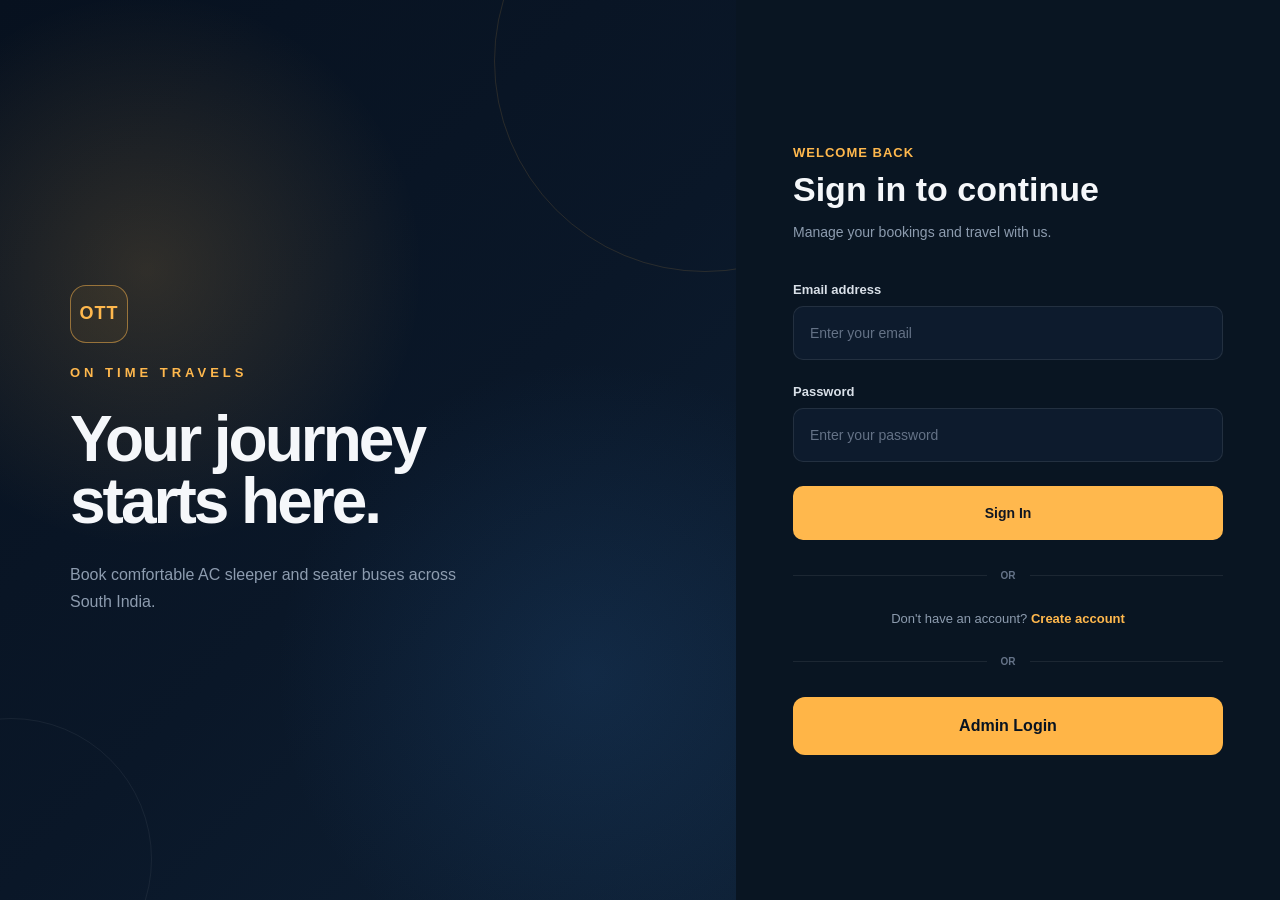
<file: bus-booking-frontend/index.html>
<!DOCTYPE html>
<html lang="en">

<head>
    <meta charset="UTF-8">
    <meta name="viewport" content="width=device-width, initial-scale=1.0">

    <title>Login | On Time Travels</title>

    <link rel="stylesheet" href="login.css">
</head>

<body>

    <main class="login-page">

        <!-- Left Branding Section -->
        <section class="login-brand">

            <div class="brand-content">

                <div class="brand-logo">
                    OTT
                </div>

                <p class="brand-name">
                    ON TIME TRAVELS
                </p>

                <h1>
                    Your journey<br>
                    starts here.
                </h1>

                <p class="brand-description">
                    Book comfortable AC sleeper and seater buses
                    across South India.
                </p>

              

            </div>

        </section>


        <!-- Login Section -->
        <section class="login-section">

            <div class="login-card">

                <div class="login-header">

                    <p class="welcome-text">
                        Welcome back
                    </p>

                    <h2>
                        Sign in to continue
                    </h2>

                    <p>
                        Manage your bookings and travel with us.
                    </p>

                </div>


                <form id="loginForm">

                    <div class="form-group">

                        <label for="email">
                            Email address
                        </label>

                        <input type="email" id="email" placeholder="Enter your email" required>

                    </div>


                    <div class="form-group">

                        <div class="password-label">

                            <label for="password">
                                Password
                            </label>

                           

                        </div>

                        <input type="password" id="password" placeholder="Enter your password" required>

                    </div>


                    <button type="submit" class="login-btn">

                        Sign In

                    </button>

                </form>


                <div class="divider">
                    <span>OR</span>
                </div>


                <p class="register-text">

                    Don't have an account?

                    <a href="register.html">
                        Create account
                    </a>

                </p>
                <div class="admin-login-section">

                    <div class="divider">
                        <span>OR</span>
                    </div>

                    <button type="button" id="adminLoginLink" class="admin-login-btn">

                        Admin Login

                    </button>
                    
<div id="adminLoginModal" class="admin-modal">
    <div class="admin-modal-card">
        <button type="button" id="closeAdminModal"
                class="admin-close" aria-label="Close">&times;</button>

        <div class="admin-logo">OTT</div>

        <p class="admin-eyebrow">ON TIME TRAVELS</p>
        <h2>Admin Login</h2>
        <p class="admin-description">
            Sign in to access the administration dashboard.
        </p>

        <form id="adminLoginForm">
            <div class="admin-field">
                <label for="adminName">Admin Name</label>
                <input
                    type="text"
                    id="adminName"
                    placeholder="Enter admin name"
                    autocomplete="username"
                    required>
            </div>

            <div class="admin-field">
                <label for="adminKey">Admin Key</label>
                <input
                    type="password"
                    id="adminKey"
                    placeholder="Enter 4-digit admin key"
                    inputmode="numeric"
                    pattern="[0-9]+"
                    autocomplete="off"
                    required>
            </div>

            <p id="adminLoginError" class="admin-error"></p>

            <button type="submit" id="adminSubmitButton"
                    class="admin-submit">
                Login to Dashboard
            </button>
        </form>

        <p class="admin-secure-note">Restricted administrator access</p>
    </div>
</div>


                </div>

            </div>


        </section>

    </main>


    <!-- Popup Notification -->
    <div id="popup" class="popup">

        <div class="popup-content">

            <span id="popupMessage"></span>

            <button type="button" id="popupClose">

                ×

            </button>

        </div>

    </div>
<div id="hostingNotice" class="hosting-notice-overlay">
    <div class="hosting-notice-modal">
        <div class="hosting-notice-icon">ℹ️</div>

        <h2>Welcome to On Time Travels!</h2>

        <p>
            This project is hosted on a free hosting service.
            It may take a little time to start when you visit
            the website after a period of inactivity.
            Thank you for your patience!
        </p>

        <button id="hostingNoticeButton" type="button">
            Got it
        </button>
    </div>
</div>

    <script src="login.js"></script>

</body>

</html>
</file>
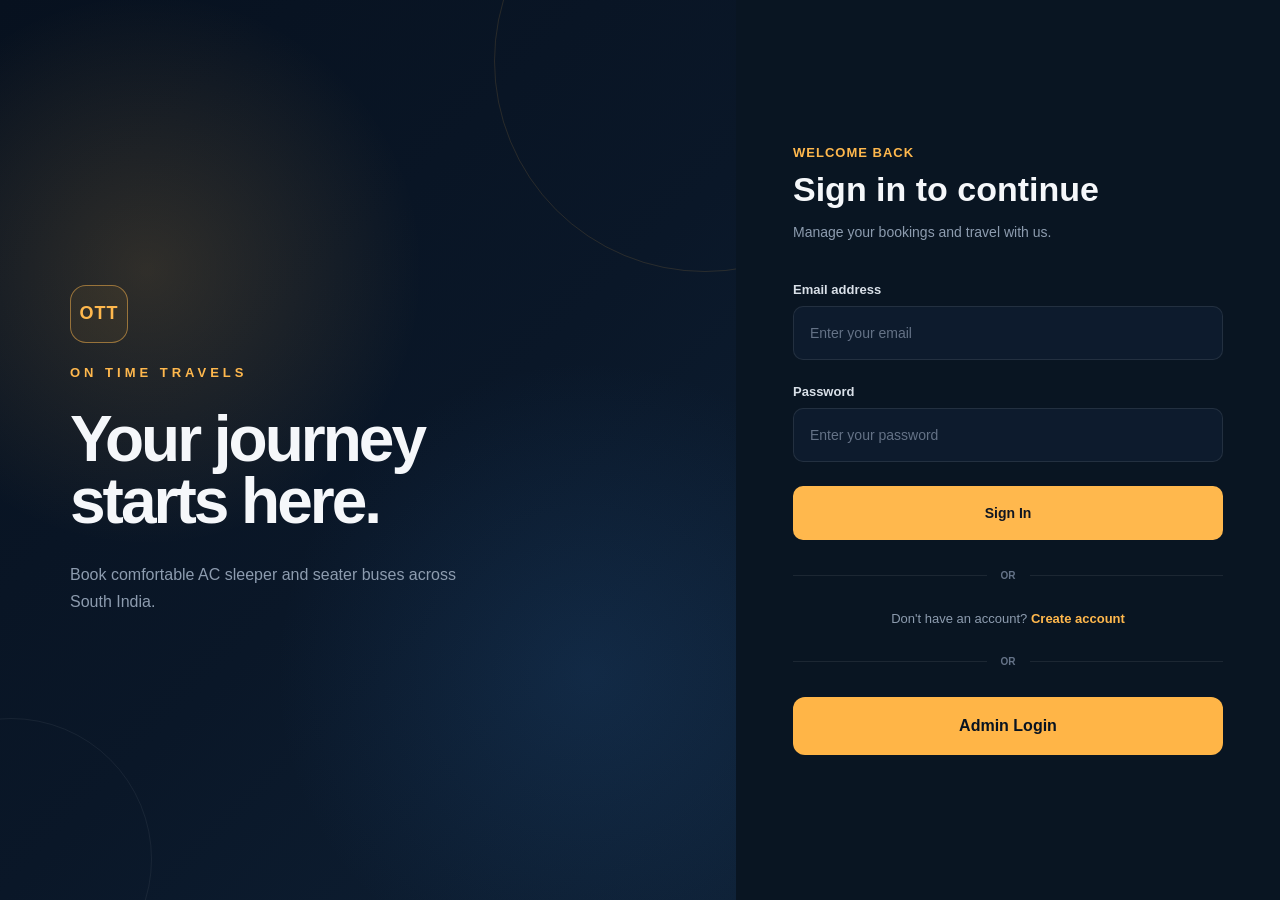
<file: bus-booking-frontend/admindashboard.html>
<!DOCTYPE html>
<html lang="en">
<head>
    <meta charset="UTF-8">
    <meta name="viewport" content="width=device-width, initial-scale=1.0">
    <title>Admin Dashboard | On Time Travels</title>

  <link rel="stylesheet" href="admindashboard.css">
</head>

<body>
<div class="app">

    <aside class="sidebar">
        <div class="brand">
            <div class="brand-logo">OTT</div>
            <div>
                <div class="brand-name">ON TIME TRAVELS</div>
                <div class="brand-subtitle">Administration Portal</div>
            </div>
        </div>

        <div class="nav-title">Workspace</div>

        <button class="nav-link active" data-section="overview">
            <span class="nav-icon">▦</span> Dashboard
        </button>

        <button class="nav-link" data-section="bookings">
            <span class="nav-icon">▤</span> Bookings
        </button>

        <div class="nav-title">Management</div>

        <button class="nav-link" data-section="buses">
            <span class="nav-icon">🚌</span> Bus Management
        </button>

        <button class="nav-link" data-section="schedules">
            <span class="nav-icon">◷</span> Schedule Management
        </button>

     

        <div class="sidebar-bottom">
            <div class="admin-profile">
                <div class="avatar">S</div>
                <div>
                    <div class="profile-name" id="sidebarAdminName">Sujainath</div>
                    <div class="profile-role">Administrator</div>
                </div>
            </div>

            <button class="logout-btn" id="logoutButton">
                ↪ &nbsp; Logout
            </button>
        </div>
    </aside>

    <main class="main">
        <header class="topbar">
            <div>
                <h2>Admin Dashboard</h2>
                <p>On Time Travels / Overview</p>
            </div>

            <div class="status">
                <span class="status-dot"></span>
                Admin Portal
            </div>
        </header>

        <div class="content">
            <div class="welcome">
                <div>
                    <h1>Welcome back, <span id="welcomeName">Sujainath</span> 👋</h1>
                    <p>Here is an overview of your bus booking operations.</p>
                </div>

                <button class="refresh-btn" id="refreshButton">
                    ↻ &nbsp; Refresh Data
                </button>
            </div>

            <div class="error-message" id="errorMessage"></div>

            <section id="overviewSection">
                <h3 class="section-label">Business Overview</h3>

                <div class="stats-grid">
                    <article class="stat-card">
                        <div class="stat-top">
                            <span class="stat-title">Total Bookings</span>
                            <span class="stat-icon">🎫</span>
                        </div>
                        <div class="stat-value" id="totalBookings">—</div>
                        <div class="stat-note">Booking records in the system</div>
                    </article>

                    <article class="stat-card">
                        <div class="stat-top">
                            <span class="stat-title">Total Users</span>
                            <span class="stat-icon">👥</span>
                        </div>
                        <div class="stat-value" id="totalUsers">—</div>
                        <div class="stat-note">Registered customer accounts</div>
                    </article>

                    <article class="stat-card">
                        <div class="stat-top">
                            <span class="stat-title">Total Buses</span>
                            <span class="stat-icon">🚌</span>
                        </div>
                        <div class="stat-value" id="totalBuses">—</div>
                        <div class="stat-note">Buses registered in the system</div>
                    </article>

                    <article class="stat-card">
                        <div class="stat-top">
                            <span class="stat-title">Total Revenue</span>
                            <span class="stat-icon">₹</span>
                        </div>
                        <div class="stat-value" id="totalRevenue">—</div>
                        <div class="stat-note">Revenue reported by the backend</div>
                    </article>
                </div>
            </section>

            <section class="panel" id="quickActionsPanel">
                <div class="panel-header">
                    <div>
                        <h3>Management Centre</h3>
                        <p>Choose an area to manage.</p>
                    </div>
                </div>

                <div class="panel-body">
                    <div class="quick-grid">
                        <button class="quick-card" data-section="bookings">
                            <span class="quick-icon">🎫</span>
                            <span>
                                <strong>Bookings</strong>
                                <small>View and review customer bookings</small>
                            </span>
                        </button>

                        <button class="quick-card" data-section="buses">
                            <span class="quick-icon">🚌</span>
                            <span>
                                <strong>Bus Management</strong>
                                <small>Manage bus information</small>
                            </span>
                        </button>

                        <button class="quick-card" data-section="schedules">
                            <span class="quick-icon">🗓️</span>
                            <span>
                                <strong>Schedule Management</strong>
                                <small>Manage routes and departure schedules</small>
                            </span>
                        </button>

                      

                        <button class="quick-card" data-section="overview">
                            <span class="quick-icon">📊</span>
                            <span>
                                <strong>Dashboard Overview</strong>
                                <small>Return to business summary</small>
                            </span>
                        </button>

                        <button class="quick-card" id="quickRefreshButton">
                            <span class="quick-icon">↻</span>
                            <span>
                                <strong>Refresh Summary</strong>
                                <small>Load the latest summary from the backend</small>
                            </span>
                        </button>
                    </div>
                </div>
            </section>

            <section class="panel" id="detailsPanel">
                <div class="panel-header">
                    <div>
                        <h3 id="detailsTitle">Recent Bookings</h3>
                        <p id="detailsSubtitle">Booking details will appear here when connected.</p>
                    </div>
                </div>

                <div id="detailsContent">
                    <div class="notice">
                        The dashboard summary is loaded from the backend.
                        Detailed booking and management lists need their respective API endpoints.
                    </div>

                    <div class="table-wrap">
                        <table>
                            <thead>
                            <tr>
                                <th>Booking Reference</th>
                                <th>Customer</th>
                                <th>Route</th>
                                <th>Travel Date</th>
                                <th>Amount</th>
                                <th>Status</th>
                            </tr>
                            </thead>
                            <tbody>
                            <tr>
                                <td colspan="6" class="empty-state">
                                    Booking list API connection will be added in the next step.
                                </td>
                            </tr>
                            </tbody>
                        </table>
                    </div>
                </div>
            </section>

            <div class="footer">
                © <span id="currentYear"></span> On Time Travels · Admin Portal
            </div>
        </div>
    </main>
</div>

<script src="admindashboard.js"></script>
</body>
</html>
</file>
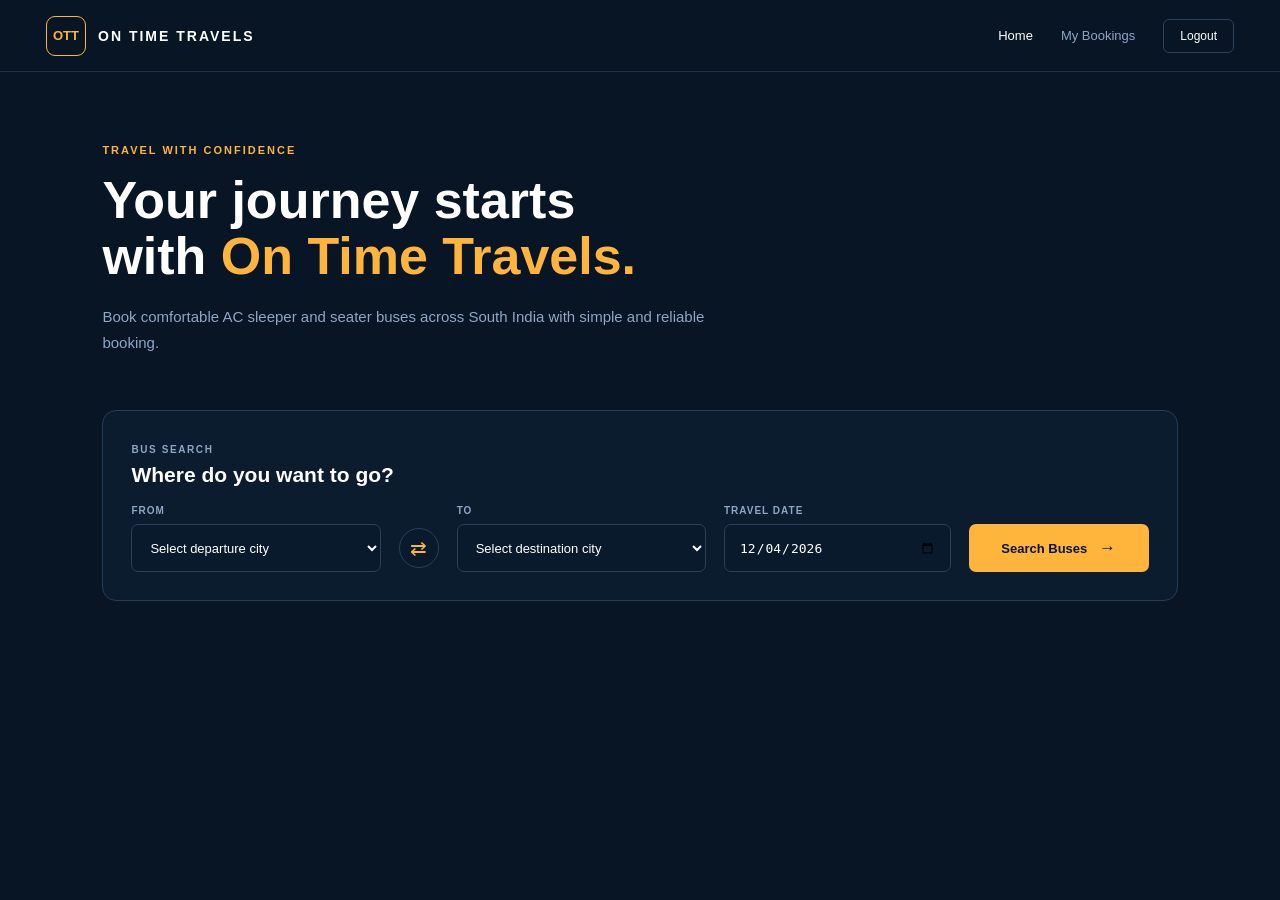
<file: bus-booking-frontend/home.html>
<!DOCTYPE html>
<html lang="en">

<head>

    <meta charset="UTF-8">

    <meta
        name="viewport"
        content="width=device-width, initial-scale=1.0"
    >

    <title>On Time Travels - Home</title>

    <link
        rel="stylesheet"
        href="home.css"
    >

</head>


<body>


<!-- =========================================
     HEADER
========================================= -->

<header class="header">

    <div class="brand">

        <div class="brand-logo">
            OTT
        </div>

        <div class="brand-name">
            ON TIME TRAVELS
        </div>

    </div>


    <nav class="nav">

        <a href="home.html" class="active">
            Home
        </a>

        <a href="my-bookings.html">
            My Bookings
        </a>

        <button
            type="button"
            id="logoutBtn"
            class="logout-btn"
        >
            Logout
        </button>

    </nav>

</header>



<!-- =========================================
     HERO
========================================= -->

<main>


<section class="hero">


    <div class="hero-content">


        <span class="hero-label">
            TRAVEL WITH CONFIDENCE
        </span>


        <h1>
            Your journey starts<br>
            with <span>On Time Travels.</span>
        </h1>


        <p>
            Book comfortable AC sleeper and seater buses
            across South India with simple and reliable booking.
        </p>


    </div>


</section>



<!-- =========================================
     SEARCH CARD
========================================= -->

<section class="search-section">


    <div class="search-card">


        <div class="search-heading">

            <span>
                BUS SEARCH
            </span>

            <h2>
                Where do you want to go?
            </h2>

        </div>



        <!-- FROM -->

        <div class="field">

            <label for="fromCity">
                FROM
            </label>


            <select id="fromCity">

                <option value="">
                    Select departure city
                </option>

                <option value="Bangalore">
                    Bangalore
                </option>

                <option value="Chennai">
                    Chennai
                </option>

                <option value="Kochi">
                    Kochi
                </option>

                <option value="Madurai">
                    Madurai
                </option>

                <option value="Coimbatore">
                    Coimbatore
                </option>

            </select>

        </div>



        <!-- SWAP -->

        <button
            type="button"
            id="swapBtn"
            class="swap-btn"
            title="Swap cities"
        >
            ⇄
        </button>



        <!-- TO -->

        <div class="field">

            <label for="toCity">
                TO
            </label>


            <select id="toCity">

                <option value="">
                    Select destination city
                </option>

                <option value="Bangalore">
                    Bangalore
                </option>

                <option value="Chennai">
                    Chennai
                </option>

                <option value="Kochi">
                    Kochi
                </option>

                <option value="Madurai">
                    Madurai
                </option>

                <option value="Coimbatore">
                    Coimbatore
                </option>

            </select>

        </div>



        <!-- DATE -->

        <div class="field">

            <label for="travelDate">
                TRAVEL DATE
            </label>


            <input
                type="date"
                id="travelDate"
            >

        </div>



        <!-- SEARCH -->

        <button
            type="button"
            id="searchBtn"
            class="search-btn"
        >

            Search Buses

            <span>
                →
            </span>

        </button>


    </div>


</section>



<!-- =========================================
     SEARCH RESULTS
========================================= -->

<section
    id="resultsSection"
    class="results-section hidden"
>


    <div class="results-heading">

        <div>

            <span>
                AVAILABLE BUSES
            </span>

            <h2>
                Choose your bus
            </h2>

        </div>


        <div
            id="resultRoute"
            class="result-route"
        >
        </div>

    </div>



    <div
        id="busResults"
        class="bus-results"
    >
    </div>


</section>


</main>



<!-- =========================================
     POPUP
========================================= -->

<div
    id="popup"
    class="popup"
>

    <span id="popupMessage"></span>

</div>



<!-- =========================================
     JAVASCRIPT
========================================= -->

<script src="home.js"></script>


</body>

</html>
</file>
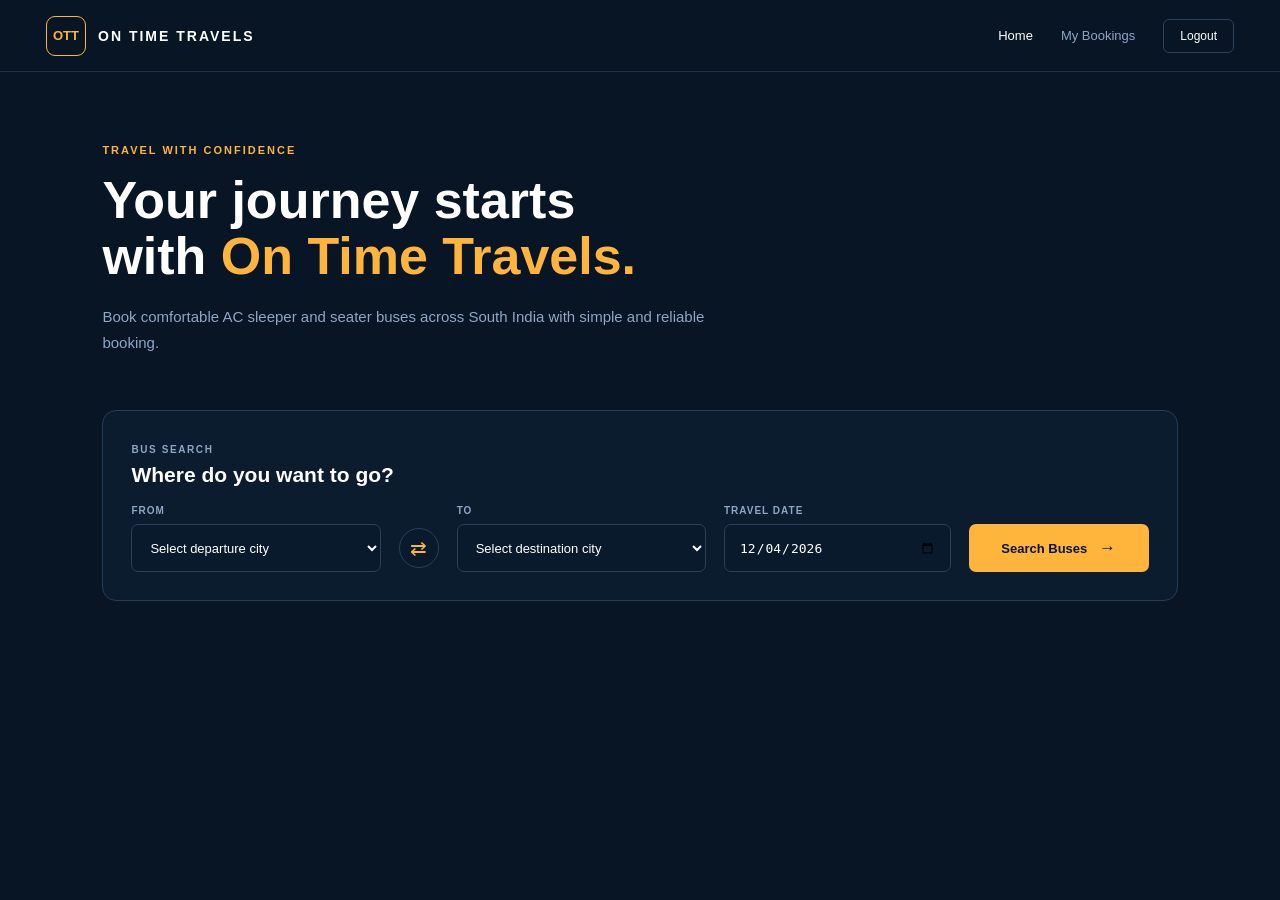
<file: bus-booking-frontend/passengerdetails.html>
<!DOCTYPE html>
<html lang="en">

<head>

    <meta charset="UTF-8">

    <meta
        name="viewport"
        content="width=device-width, initial-scale=1.0"
    >

    <title>Passenger Details - On Time Travels</title>

    <link
        rel="stylesheet"
        href="passengerdetails.css"
    >

</head>


<body>


<!-- HEADER -->

<header class="header">

    <div class="brand">

        <div class="brand-logo">
            OTT
        </div>

        <div class="brand-name">
            ON TIME TRAVELS
        </div>

    </div>


    <button
        type="button"
        id="backBtn"
        class="back-btn"
    >
        ← Back to Seats
    </button>

</header>



<main class="page">


    <!-- JOURNEY INFORMATION -->

    <section class="journey-card">

        <div>

            <span class="small-label">
                PASSENGER DETAILS
            </span>

            <h1>
                Enter passenger information
            </h1>

            <p id="journeyText">
                Loading journey details...
            </p>

        </div>


        <div class="seat-count-box">

            <span>
                SELECTED SEATS
            </span>

            <strong id="seatCount">
                0
            </strong>

        </div>

    </section>



    <!-- PASSENGER FORMS -->

    <section class="passenger-section">


        <div class="section-title">

            <span>
                BOOKING DETAILS
            </span>

            <h2>
                Passenger information
            </h2>

        </div>


        <form id="passengerForm">

            <div
                id="passengerList"
                class="passenger-list"
            >
            </div>


            <div class="bottom-area">

                <div class="fare-box">

                    <span>
                        Total fare
                    </span>

                    <strong id="totalFare">
                        ₹0
                    </strong>

                </div>


                <button
                    type="submit"
                    id="continuePaymentBtn"
                    class="continue-btn"
                >
                    Continue to Payment
                    <span>→</span>
                </button>

            </div>

        </form>

    </section>

</main>



<!-- POPUP -->

<div
    id="popup"
    class="popup"
>

    <span id="popupMessage"></span>

</div>



<script src="passengerdetails.js"></script>

</body>

</html>
</file>
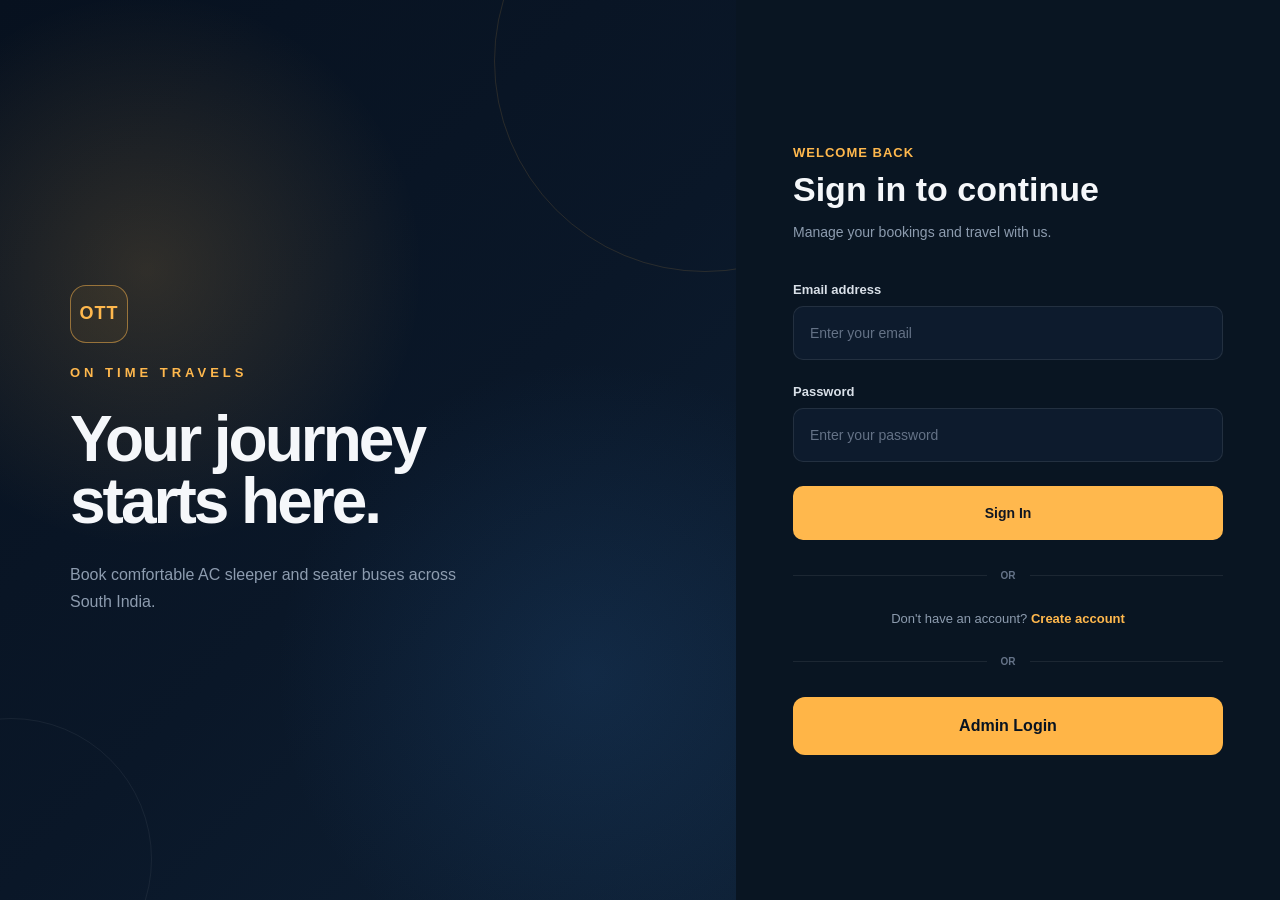
<file: bus-booking-frontend/payment.html>
<!DOCTYPE html>
<html lang="en">

<head>

    <meta charset="UTF-8">

    <meta
        name="viewport"
        content="width=device-width, initial-scale=1.0"
    >

    <title>Payment - On Time Travels</title>

    <link
        rel="stylesheet"
        href="payment.css"
    >

</head>


<body>


<header class="header">

    <div class="brand">

        <div class="brand-logo">
            OTT
        </div>

        <div class="brand-name">
            ON TIME TRAVELS
        </div>

    </div>


    <button
        type="button"
        id="backBtn"
        class="back-btn"
    >
        ← Back
    </button>

</header>



<main class="page">


    <!-- PAGE HEADING -->

    <section class="page-heading">

        <span>
            PAYMENT
        </span>

        <h1>
            Complete your booking
        </h1>

        <p>
            Review your booking details and make the payment.
        </p>

    </section>



    <!-- PAYMENT CONTENT -->

    <section class="payment-layout">


        <!-- BOOKING SUMMARY -->

        <div class="booking-card">

            <div class="card-heading">

                <span>
                    BOOKING SUMMARY
                </span>

                <h2>
                    Your journey
                </h2>

            </div>


            <div class="journey-row">

                <div>

                    <small>
                        FROM
                    </small>

                    <strong id="source">
                        —
                    </strong>

                </div>


                <div class="arrow">
                    →
                </div>


                <div>

                    <small>
                        TO
                    </small>

                    <strong id="destination">
                        —
                    </strong>

                </div>

            </div>


            <div class="details">

                <div>
                    <span>Travel Date</span>
                    <strong id="travelDate">—</strong>
                </div>

                <div>
                    <span>Seats</span>
                    <strong id="selectedSeats">—</strong>
                </div>

            </div>


            <div class="fare-row">

                <span>
                    Total Amount
                </span>

                <strong id="totalAmount">
                    ₹0
                </strong>

            </div>

        </div>



        <!-- PAYMENT CARD -->

        <div class="payment-card">

            <div class="card-heading">

                <span>
                    PAYMENT METHOD
                </span>

                <h2>
                    Pay securely
                </h2>

            </div>


            <div class="payment-option">

                <div class="payment-icon">
                    ₹
                </div>

                <div>

                    <strong>
                        Online Payment
                    </strong>

                    <p>
                        Secure simulated payment
                    </p>

                </div>

            </div>


            <div class="payment-note">

                <span>
                    PAYMENT INFORMATION
                </span>

                <p>
                    This is a simulated payment for the project.
                    No real money will be charged.
                </p>

            </div>


            <button
                type="button"
                id="payNowBtn"
                class="pay-btn"
            >
                Pay Now
                <span>→</span>
            </button>

        </div>


    </section>


</main>



<!-- PAYMENT PROCESSING POPUP -->

<div
    id="paymentPopup"
    class="payment-popup"
>

    <div class="loader"></div>

    <div>

        <strong id="paymentPopupTitle">
            Processing payment
        </strong>

        <p id="paymentPopupMessage">
            Please wait...
        </p>

    </div>

</div>



<script src="payment.js"></script>

</body>

</html>
</file>
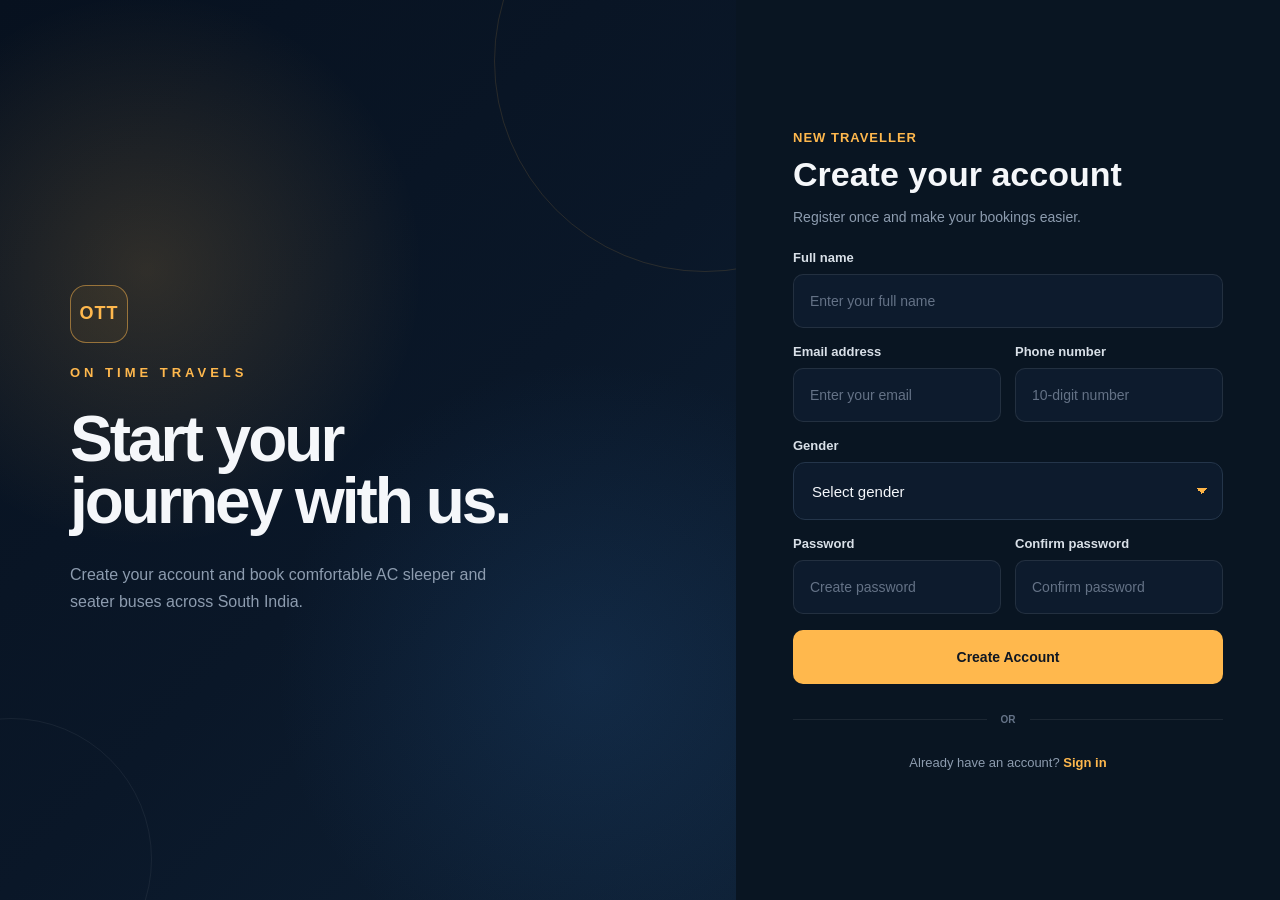
<file: bus-booking-frontend/register.html>
<!DOCTYPE html>
<html lang="en">

<head>

    <meta charset="UTF-8">

    <meta
        name="viewport"
        content="width=device-width, initial-scale=1.0"
    >

    <title>Create Account | On Time Travels</title>

    <!-- SAME LOGIN CSS -->
    <link
        rel="stylesheet"
        href="login.css"
    >

</head>


<body>

    <main class="login-page">


        <!-- =================================================
             LEFT BRANDING
             Same as Login Page
             ================================================= -->

        <section class="login-brand">

            <div class="brand-content">

                <div class="brand-logo">
                    OTT
                </div>

                <p class="brand-name">
                    ON TIME TRAVELS
                </p>

                <h1>
                    Start your<br>
                    journey with us.
                </h1>

                <p class="brand-description">
                    Create your account and book
                    comfortable AC sleeper and seater
                    buses across South India.
                </p>

               

            </div>

        </section>


        <!-- =================================================
             REGISTER SECTION
             ================================================= -->

        <section class="login-section">

            <div class="login-card register-card">


                <!-- Header -->

                <div class="login-header">

                    <p class="welcome-text">
                        NEW TRAVELLER
                    </p>

                    <h2>
                        Create your account
                    </h2>

                    <p>
                        Register once and make your bookings easier.
                    </p>

                </div>


                <!-- Register Form -->

                <form
                    id="registerForm"
                    class="register-form"
                >


                    <!-- Full Name -->

                    <div class="form-group">

                        <label for="fullName">
                            Full name
                        </label>

                        <input
                            type="text"
                            id="fullName"
                            placeholder="Enter your full name"
                            required
                        >

                    </div>


                    <!-- Email + Phone -->

                    <div class="register-row">


                        <div class="form-group">

                            <label for="email">
                                Email address
                            </label>

                            <input
                                type="email"
                                id="email"
                                placeholder="Enter your email"
                                required
                            >

                        </div>


                        <div class="form-group">

                            <label for="phone">
                                Phone number
                            </label>

                            <input
                                type="tel"
                                id="phone"
                                placeholder="10-digit number"
                                maxlength="10"
                                required
                            >

                        </div>

                    </div>


                    <!-- Gender -->

                    <div class="form-group">

                        <label for="gender">
                            Gender
                        </label>

                        <select
                            id="gender"
                            required
                        >

                            <option value="">
                                Select gender
                            </option>

                            <option value="MALE">
                                Male
                            </option>

                            <option value="FEMALE">
                                Female
                            </option>

                        </select>

                    </div>


                    <!-- Password + Confirm Password -->

                    <div class="register-row">


                        <div class="form-group">

                            <label for="password">
                                Password
                            </label>

                            <input
                                type="password"
                                id="password"
                                placeholder="Create password"
                                required
                            >

                        </div>


                        <div class="form-group">

                            <label for="confirmPassword">
                                Confirm password
                            </label>

                            <input
                                type="password"
                                id="confirmPassword"
                                placeholder="Confirm password"
                                required
                            >

                        </div>

                    </div>


                    <!-- Create Account -->

                    <button
                        type="submit"
                        class="login-btn"
                    >
                        Create Account
                    </button>

                </form>


               
                <div class="divider">
                    <span>OR</span>
                </div>


                <p class="account-switch register-text">

                    Already have an account?

                    <a href="index.html">
                        Sign in
                    </a>

                </p>


            </div>

        </section>

    </main>


    <!-- Popup -->

    <div
        id="popup"
        class="popup"
    >

        <div class="popup-content">

            <span id="popupMessage"></span>

            <button
                type="button"
                id="popupClose"
            >
                ×
            </button>

        </div>

    </div>


    <script src="register.js"></script>

</body>

</html>
</file>
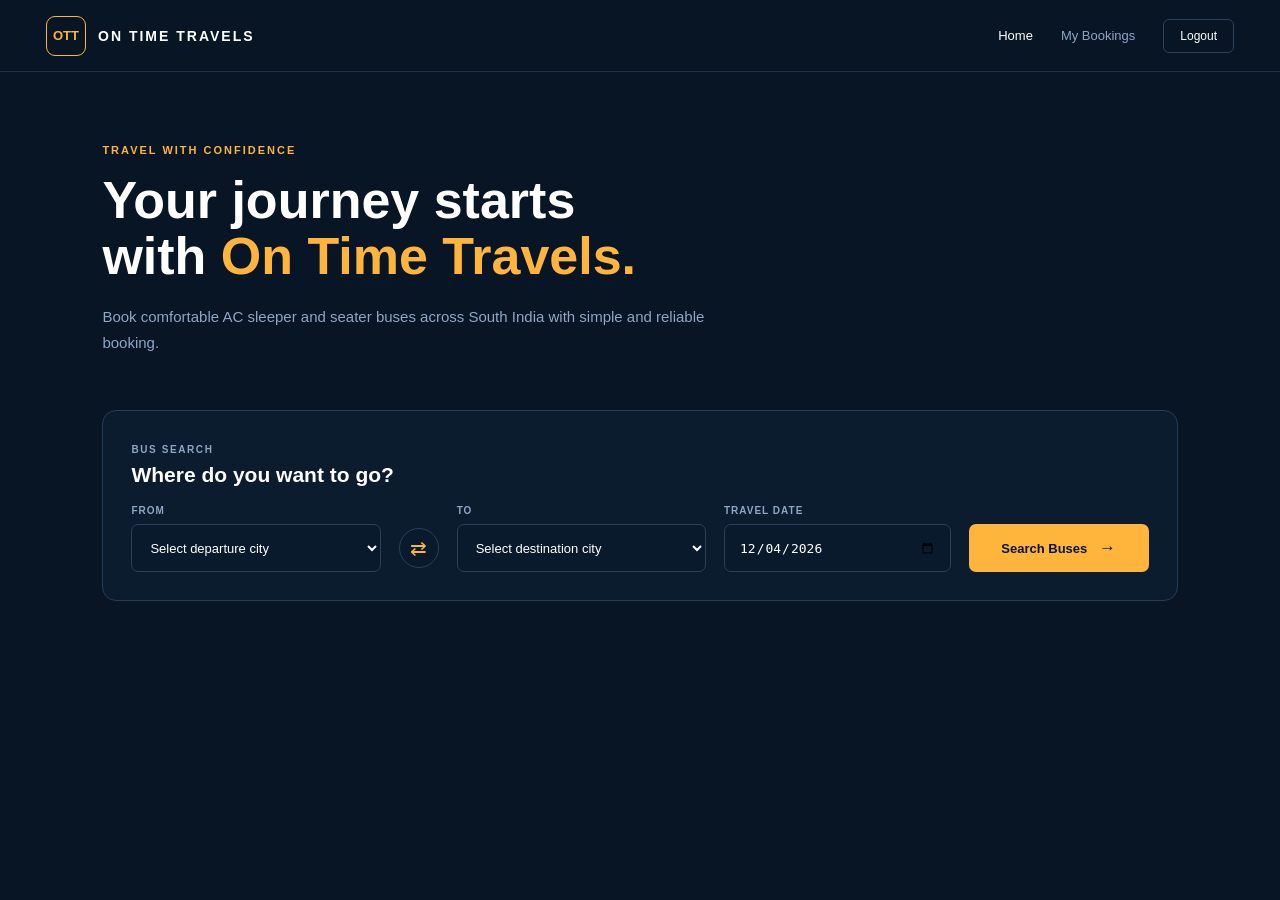
<file: bus-booking-frontend/seats.html>
<!DOCTYPE html>
<html lang="en">

<head>

    <meta charset="UTF-8">

    <meta
        name="viewport"
        content="width=device-width, initial-scale=1.0"
    >

    <title>Choose Seats - On Time Travels</title>

    <link
        rel="stylesheet"
        href="seats.css"
    >

</head>


<body>


<header class="header">

    <div class="brand">

        <div class="brand-logo">
            OTT
        </div>

        <div class="brand-name">
            ON TIME TRAVELS
        </div>

    </div>


    <button
        type="button"
        id="backBtn"
        class="back-btn"
    >
        ← Back
    </button>

</header>



<main class="container">


    <!-- JOURNEY INFO -->

    <section class="journey-card">

        <div class="journey-info">

            <span>YOUR JOURNEY</span>

            <h1 id="routeName">
                Bangalore → Chennai
            </h1>

            <p id="travelDateText">
                Select your seats for this journey
            </p>

        </div>


        <div class="bus-info">

            <strong id="busNumber">
                OT001
            </strong>

            <span id="busType">
                AC Sleeper/Seater
            </span>

        </div>

    </section>



    <!-- SEAT SECTION -->

    <section class="seat-section">


        <div class="section-heading">

            <div>

                <span>
                    BUS LAYOUT
                </span>

                <h2>
                    Choose your seats
                </h2>

            </div>


            <!-- SEAT LEGEND -->

            <div class="seat-legend">

                <!-- AVAILABLE -->

                <div>
                    <span class="legend available"></span>
                    <span>Available</span>
                </div>


                <!-- BOOKED -->

                <div>
                    <span class="legend booked"></span>
                    <span>Booked</span>
                </div>


                <!-- FEMALE PASSENGER -->

                <div>
                    <span class="legend female"></span>
                    <span>Female passenger</span>
                </div>


                <!-- SELECTED -->

                <div>
                    <span class="legend selected"></span>
                    <span>Selected</span>
                </div>

            </div>

        </div>



        <!-- VIEW BUTTON -->

        <div
            id="seatPlaceholder"
            class="seat-placeholder"
        >

            <div class="chair-icon">
                🪑
            </div>

            <h3>
                View your seat layout
            </h3>

            <p>
                Check available and booked seats before booking.
            </p>

            <button
                type="button"
                id="viewSeatBtn"
            >
                View Seat Layout
                <span>→</span>
            </button>

        </div>



        <!-- ACTUAL LAYOUT -->

        <div
            id="seatLayout"
            class="seat-layout hidden"
        >


            <!-- LOWER DECK -->

            <div class="deck">

                <div class="deck-top">

                    <h3>
                        Lower deck
                    </h3>

                    <div class="wheel"></div>

                </div>


                <div class="deck-body lower">

                    <!-- LOWER SINGLE SLEEPERS -->

                    <div
                        id="lowerSleeperSeats"
                        class="sleepers"
                    ></div>


                    <!-- LOWER SEATERS -->

                    <div
                        id="lowerSeaterSeats"
                        class="seats"
                    ></div>

                </div>

            </div>



            <!-- UPPER DECK -->

            <div class="deck">

                <div class="deck-top">

                    <h3>
                        Upper deck
                    </h3>

                </div>


                <div class="deck-body upper">

                    <!-- UPPER SINGLE SLEEPERS -->

                    <div
                        id="upperSleeperSeats"
                        class="sleepers"
                    ></div>


                    <!-- UPPER DOUBLE SLEEPERS -->

                    <div
                        id="upperDoubleSleeperSeats"
                        class="double-sleepers"
                    ></div>

                </div>

            </div>


        </div>


    </section>



    <!-- BOOKING SUMMARY -->

    <section class="booking-summary">

        <div>

            <span>
                SEATS
            </span>

            <strong id="selectedCount">
                0 / 6
            </strong>

        </div>


        <div class="selected-seat-info">

            <span>
                SELECTED SEATS
            </span>

            <p id="selectedSeats">
                No seats selected
            </p>

        </div>


        <div>

            <span>
                TOTAL FARE
            </span>

            <strong id="totalFare">
                ₹0
            </strong>

        </div>


        <button
            type="button"
            id="continueBtn"
            disabled
        >
            Continue →
        </button>

    </section>


</main>



<!-- POPUP -->

<div
    id="popup"
    class="popup"
>

    <span id="popupMessage"></span>

</div>



<script src="seats.js"></script>

</body>

</html>
</file>
<file: bus-booking-frontend/login.css>
* {
    margin: 0;
    padding: 0;
    box-sizing: border-box;
}

:root {
    --bg: #07111f;
    --panel: #0d1b2d;
    --panel-light: #12243a;
    --text: #f5f7fa;
    --muted: #8d9caf;
    --accent: #ffb84d;
    --accent-dark: #e89a26;
    --border: rgba(255, 255, 255, 0.09);
}

body {
    min-height: 100vh;
    font-family: Arial, Helvetica, sans-serif;
    background: var(--bg);
    color: var(--text);
}


/* =========================
   LOGIN PAGE
   ========================= */

.login-page {
    min-height: 100vh;
    display: grid;
    grid-template-columns: 1.15fr 0.85fr;
}


/* =========================
   LEFT BRANDING
   ========================= */

.login-brand {
    position: relative;
    overflow: hidden;
    display: flex;
    align-items: center;
    padding: 70px;
    background:
        radial-gradient(
            circle at 20% 30%,
            rgba(255, 184, 77, 0.16),
            transparent 32%
        ),
        radial-gradient(
            circle at 80% 75%,
            rgba(49, 117, 190, 0.16),
            transparent 35%
        ),
        linear-gradient(
            135deg,
            #07111f 0%,
            #0a1728 55%,
            #0e2035 100%
        );
}


/* Decorative circles */

.login-brand::before {
    content: "";
    position: absolute;
    width: 420px;
    height: 420px;
    border: 1px solid rgba(255, 184, 77, 0.13);
    border-radius: 50%;
    right: -180px;
    top: -150px;
}

.login-brand::after {
    content: "";
    position: absolute;
    width: 280px;
    height: 280px;
    border: 1px solid rgba(255, 255, 255, 0.06);
    border-radius: 50%;
    left: -130px;
    bottom: -100px;
}


.brand-content {
    position: relative;
    z-index: 2;
    max-width: 570px;
}


/* Logo */

.brand-logo {
    width: 58px;
    height: 58px;
    display: flex;
    align-items: center;
    justify-content: center;

    border: 1px solid rgba(255, 184, 77, 0.5);
    border-radius: 16px;

    color: var(--accent);
    font-size: 18px;
    font-weight: 800;
    letter-spacing: 1px;

    margin-bottom: 22px;

    background: rgba(255, 184, 77, 0.06);
}


.brand-name {
    color: var(--accent);
    font-size: 13px;
    font-weight: 700;
    letter-spacing: 4px;
    margin-bottom: 28px;
}


.brand-content h1 {
    font-size: clamp(48px, 5vw, 78px);
    line-height: 0.98;
    letter-spacing: -3px;
    font-weight: 700;
    margin-bottom: 28px;
}


.brand-description {
    max-width: 430px;
    color: var(--muted);
    font-size: 16px;
    line-height: 1.7;
}


/* Route */

.route-line {
    margin-top: 60px;

    display: flex;
    align-items: center;
    gap: 18px;

    color: #b8c3d1;
    font-size: 13px;
    font-weight: 600;
}


.route-line .line {
    width: 100px;
    height: 1px;
    position: relative;
    background: rgba(255, 255, 255, 0.25);
}


.route-line .line::after {
    content: "";
    position: absolute;
    right: -2px;
    top: -3px;

    width: 7px;
    height: 7px;

    border-radius: 50%;
    background: var(--accent);
}


/* =========================
   LOGIN SECTION
   ========================= */

.login-section {
    display: flex;
    align-items: center;
    justify-content: center;

    padding: 50px;

    background: #091522;
}


.login-card {
    width: 100%;
    max-width: 430px;
}


/* Header */

.login-header {
    margin-bottom: 38px;
}


.welcome-text {
    color: var(--accent);
    font-size: 13px;
    font-weight: 700;
    letter-spacing: 1px;
    text-transform: uppercase;
    margin-bottom: 10px;
}


.login-header h2 {
    font-size: 34px;
    line-height: 1.15;
    margin-bottom: 12px;
}


.login-header p:last-child {
    color: var(--muted);
    font-size: 14px;
    line-height: 1.6;
}


/* =========================
   FORM
   ========================= */

.form-group {
    margin-bottom: 24px;
}


.form-group label {
    display: block;
    margin-bottom: 9px;

    color: #d9e0e8;
    font-size: 13px;
    font-weight: 600;
}


.password-label {
    display: flex;
    justify-content: space-between;
    align-items: center;

    margin-bottom: 9px;
}


.password-label label {
    margin-bottom: 0;
}


.password-label a {
    color: var(--accent);
    font-size: 12px;
    text-decoration: none;
}


.password-label a:hover {
    text-decoration: underline;
}


.form-group input {
    width: 100%;
    height: 54px;

    padding: 0 16px;

    border: 1px solid var(--border);
    border-radius: 10px;

    outline: none;

    background: var(--panel);
    color: var(--text);

    font-size: 14px;

    transition:
        border-color 0.2s ease,
        background 0.2s ease,
        box-shadow 0.2s ease;
}


.form-group input::placeholder {
    color: #647286;
}


.form-group input:focus {
    border-color: rgba(255, 184, 77, 0.65);

    background: var(--panel-light);

    box-shadow:
        0 0 0 3px rgba(255, 184, 77, 0.08);
}


/* =========================
   LOGIN BUTTON
   ========================= */

.login-btn {
    width: 100%;
    height: 54px;

    border: none;
    border-radius: 10px;

    background: var(--accent);
    color: #101722;

    font-size: 14px;
    font-weight: 800;

    cursor: pointer;

    transition:
        transform 0.2s ease,
        background 0.2s ease,
        box-shadow 0.2s ease;
}


.login-btn:hover {
    background: #ffc568;

    transform: translateY(-1px);

    box-shadow:
        0 10px 30px rgba(255, 184, 77, 0.16);
}


.login-btn:active {
    transform: translateY(0);
}


/* =========================
   DIVIDER
   ========================= */

.divider {
    display: flex;
    align-items: center;
    gap: 14px;

    margin: 30px 0;
}


.divider::before,
.divider::after {
    content: "";
    flex: 1;

    height: 1px;

    background: rgba(255, 255, 255, 0.08);
}


.divider span {
    color: #657388;
    font-size: 10px;
    font-weight: 700;
}


/* =========================
   REGISTER
   ========================= */

.register-text {
    text-align: center;

    color: var(--muted);
    font-size: 13px;
}


.register-text a {
    color: var(--accent);
    font-weight: 700;
    text-decoration: none;
}


.register-text a:hover {
    text-decoration: underline;
}


/* =========================
   POPUP
   ========================= */

.popup {
    position: fixed;

    top: 24px;
    right: 24px;

    z-index: 1000;

    transform: translateX(130%);

    transition: transform 0.3s ease;
}


.popup.show {
    transform: translateX(0);
}


.popup-content {
    min-width: 300px;

    display: flex;
    align-items: center;
    justify-content: space-between;
    gap: 20px;

    padding: 14px 16px;

    border: 1px solid var(--border);
    border-radius: 10px;

    background: #102033;

    box-shadow:
        0 15px 45px rgba(0, 0, 0, 0.35);

    color: #e9eef5;

    font-size: 13px;
}


.popup-content button {
    border: none;
    background: transparent;

    color: #8e9bad;

    font-size: 22px;

    cursor: pointer;
}


.popup-content button:hover {
    color: white;
}


/* =========================
   RESPONSIVE
   ========================= */

@media (max-width: 900px) {

    .login-page {
        grid-template-columns: 1fr;
    }

    .login-brand {
        min-height: 420px;
        padding: 45px;
    }

    .login-content {
        max-width: 500px;
    }

    .brand-content h1 {
        font-size: 52px;
    }

    .login-section {
        padding: 45px 25px;
    }
}


@media (max-width: 500px) {

    .login-brand {
        min-height: 350px;
        padding: 32px 25px;
    }

    .brand-content h1 {
        font-size: 42px;
        letter-spacing: -2px;
    }

    .brand-description {
        font-size: 14px;
    }

    .route-line {
        margin-top: 35px;
    }

    .login-section {
        padding: 35px 20px;
    }

    .login-header h2 {
        font-size: 29px;
    }

    .popup {
        left: 16px;
        right: 16px;
        top: 16px;
    }

    .popup-content {
        min-width: auto;
    }
}

/* =========================================================
   REGISTER PAGE
   Same Login Design - Registration Layout
   ========================================================= */

.register-form {
    width: 100%;
}

.register-form .form-group {
    margin-bottom: 16px;
}


/* Two fields in one row */

.register-row {
    display: grid;
    grid-template-columns: 1fr 1fr;
    gap: 14px;
}


/* Register card slightly wider */

.register-card {
    width: min(100%, 560px);
}


/* Register header */

.register-card .login-header {
    margin-bottom: 22px;
}


/* Register button */

.register-btn {
    width: 100%;
}


/* Bottom switch */

.account-switch {
    margin-top: 24px;
    text-align: center;
}


.form-group select {
    width: 100%;
    height: 58px;

    padding: 0 18px;

    border: 1px solid #24354a;
    border-radius: 12px;

    background-color: #0d1b2d;
    color: #f4f7fb;

    font-size: 15px;
    font-family: inherit;

    outline: none;

    cursor: pointer;

    appearance: none;
    -webkit-appearance: none;

    background-image:
        linear-gradient(45deg, transparent 50%, #ffb547 50%),
        linear-gradient(135deg, #ffb547 50%, transparent 50%);

    background-position:
        calc(100% - 20px) 25px,
        calc(100% - 14px) 25px;

    background-size:
        6px 6px,
        6px 6px;

    background-repeat: no-repeat;

    transition:
        border-color 0.2s ease,
        box-shadow 0.2s ease;
}


.form-group select:focus {
    border-color: #ffb547;

    box-shadow:
        0 0 0 3px rgba(255, 181, 71, 0.10);
}


.form-group select option {
    background: #0d1b2d;
    color: #f4f7fb;
}

/* =========================================================
   ADMIN LOGIN BUTTON
   ========================================================= */

.admin-login-section {
    margin-top: 24px;
}


.admin-login-btn {
    width: 100%;
    height: 58px;

    border: none;
    border-radius: 12px;

    background: #ffb547;
    color: #081321;

    font-size: 16px;
    font-weight: 700;
    font-family: inherit;

    cursor: pointer;

    transition:
        background-color 0.2s ease,
        transform 0.2s ease,
        box-shadow 0.2s ease;
}


.admin-login-btn:hover {
    background: #ffc15f;

    box-shadow:
        0 8px 24px rgba(255, 181, 71, 0.18);
}


.admin-login-btn:active {
    transform: translateY(1px);
}

/* Mobile */

@media (max-width: 700px) {

    .register-row {
        grid-template-columns: 1fr;
        gap: 0;
    }

    .register-card {
        width: 100%;
    }

}

.admin-modal {
    display: none;
    position: fixed;
    inset: 0;
    z-index: 1000;
    background: rgba(12, 28, 22, 0.68);
    backdrop-filter: blur(5px);
    align-items: center;
    justify-content: center;
    padding: 20px;
}

.admin-modal.show {
    display: flex;
}

.admin-modal-card {
    width: 100%;
    max-width: 410px;
    position: relative;
    background: #ffffff;
    padding: 35px;
    border-radius: 18px;
    box-shadow: 0 25px 80px rgba(0, 0, 0, 0.2);
    animation: adminModalAppear 0.2s ease-out;
}

@keyframes adminModalAppear {
    from {
        opacity: 0;
        transform: translateY(10px) scale(0.98);
    }
    to {
        opacity: 1;
        transform: translateY(0) scale(1);
    }
}

.admin-close {
    position: absolute;
    top: 13px;
    right: 17px;
    border: none;
    background: transparent;
    color: #6c7771;
    font-size: 27px;
    cursor: pointer;
}

.admin-logo {
    width: 54px;
    height: 54px;
    display: grid;
    place-items: center;
    border-radius: 14px;
    background: #183b32;
    color: #ffffff;
    font-size: 19px;
    font-weight: 800;
    margin-bottom: 20px;
}

.admin-eyebrow {
    color: #527365;
    font-size: 10px;
    font-weight: 700;
    letter-spacing: 2px;
    margin-bottom: 9px;
}

.admin-modal-card h2 {
    color: #202b27;
    font-size: 25px;
    margin-bottom: 9px;
}

.admin-description {
    color: #7b8782;
    font-size: 13px;
    line-height: 1.6;
    margin-bottom: 25px;
}

.admin-field {
    margin-bottom: 18px;
}

.admin-field label {
    display: block;
    color: #34443b;
    font-size: 12px;
    font-weight: 700;
    margin-bottom: 8px;
}

.admin-field input {
    width: 100%;
    padding: 13px 14px;
    border: 1px solid #dce5df;
    border-radius: 9px;
    outline: none;
    font-size: 14px;
    background: #fbfcfb;
}

.admin-field input:focus {
    border-color: #376b56;
    box-shadow: 0 0 0 3px rgba(55, 107, 86, 0.1);
}

.admin-submit {
    width: 100%;
    padding: 14px;
    margin-top: 4px;
    border: none;
    border-radius: 9px;
    background: #183b32;
    color: #ffffff;
    font-size: 13px;
    font-weight: 700;
    cursor: pointer;
    transition: background 0.2s;
}

.admin-submit:hover {
    background: #285744;
}

.admin-submit:disabled {
    opacity: 0.65;
    cursor: not-allowed;
}

.admin-error {
    display: none;
    color: #b42318;
    background: #fff0ee;
    border-radius: 7px;
    padding: 10px;
    margin-bottom: 13px;
    font-size: 12px;
    line-height: 1.5;
}

.admin-secure-note {
    color: #89938e;
    text-align: center;
    font-size: 11px;
    margin-top: 20px;
}

@media (max-width: 480px) {
    .admin-modal-card {
        padding: 28px 22px;
    }
}

.hosting-notice-overlay {
    position: fixed;
    inset: 0;
    display: none;
    align-items: center;
    justify-content: center;
    padding: 20px;
    background: rgba(0, 0, 0, 0.65);
    z-index: 99999;
}

.hosting-notice-overlay.show {
    display: flex;
}

.hosting-notice-modal {
    width: 100%;
    max-width: 420px;
    padding: 30px 26px;
    background: #fff;
    color: #292929;
    border-radius: 16px;
    text-align: center;
    box-shadow: 0 15px 45px rgba(0, 0, 0, 0.3);
    animation: hostingNoticeAppear 0.25s ease-out;
}

.hosting-notice-icon {
    font-size: 38px;
    margin-bottom: 12px;
}

.hosting-notice-modal h2 {
    font-size: 23px;
    margin: 0 0 14px;
}

.hosting-notice-modal p {
    font-size: 15px;
    line-height: 1.7;
    color: #555;
    margin-bottom: 24px;
}

#hostingNoticeButton {
    width: 100%;
    padding: 13px 20px;
    border: none;
    border-radius: 8px;
    background: #174ea6;
    color: #fff;
    font-size: 16px;
    font-weight: 600;
    cursor: pointer;
}

#hostingNoticeButton:hover {
    background: #123d83;
}

@keyframes hostingNoticeAppear {
    from {
        opacity: 0;
        transform: translateY(12px) scale(0.97);
    }
    to {
        opacity: 1;
        transform: translateY(0) scale(1);
    }
}
</file>
<file: bus-booking-frontend/admindashboard.css>
* {
            margin: 0;
            padding: 0;
            box-sizing: border-box;
        }

        :root {
            --primary: #183b32;
            --primary-light: #e8f1ed;
            --background: #f5f7f6;
            --text: #202b27;
            --muted: #7b8782;
            --border: #e7ece9;
            --white: #ffffff;
            --danger: #c0392b;
        }

        body {
            font-family: Arial, Helvetica, sans-serif;
            background: var(--background);
            color: var(--text);
            min-height: 100vh;
        }

        button {
            font: inherit;
            cursor: pointer;
        }

        .app {
            min-height: 100vh;
        }

        .sidebar {
            width: 250px;
            position: fixed;
            inset: 0 auto 0 0;
            background: var(--primary);
            color: white;
            padding: 27px 18px;
            display: flex;
            flex-direction: column;
            z-index: 10;
        }

        .brand {
            display: flex;
            align-items: center;
            gap: 12px;
            padding: 0 10px 30px;
            border-bottom: 1px solid rgba(255,255,255,.15);
        }

        .brand-logo {
            width: 45px;
            height: 45px;
            border-radius: 12px;
            display: grid;
            place-items: center;
            background: #d6e8df;
            color: var(--primary);
            font-weight: 800;
            font-size: 17px;
        }

        .brand-name {
            font-size: 14px;
            font-weight: 700;
            letter-spacing: .5px;
        }

        .brand-subtitle {
            margin-top: 5px;
            font-size: 11px;
            color: #c1d3cb;
        }

        .nav-title {
            margin: 30px 12px 12px;
            color: #a9c2b7;
            font-size: 10px;
            font-weight: 700;
            letter-spacing: 1.5px;
            text-transform: uppercase;
        }

        .nav-link {
            width: 100%;
            display: flex;
            align-items: center;
            gap: 12px;
            padding: 13px 14px;
            margin: 3px 0;
            border: none;
            border-radius: 9px;
            background: transparent;
            color: #d8e5df;
            text-align: left;
            font-size: 13px;
            transition: .2s;
        }

        .nav-link:hover,
        .nav-link.active {
            background: rgba(255,255,255,.13);
            color: white;
        }

        .nav-icon {
            width: 22px;
            text-align: center;
            font-size: 17px;
        }

        .sidebar-bottom {
            margin-top: auto;
        }

        .admin-profile {
            display: flex;
            align-items: center;
            gap: 11px;
            padding: 18px 8px;
            border-top: 1px solid rgba(255,255,255,.15);
            margin-top: 20px;
        }

        .avatar {
            width: 39px;
            height: 39px;
            border-radius: 50%;
            display: grid;
            place-items: center;
            background: #d6e8df;
            color: var(--primary);
            font-weight: 700;
        }

        .profile-name {
            font-size: 13px;
            font-weight: 700;
        }

        .profile-role {
            margin-top: 4px;
            color: #c1d3cb;
            font-size: 11px;
        }

        .logout-btn {
            width: 100%;
            padding: 12px;
            border: 1px solid rgba(255,255,255,.2);
            border-radius: 8px;
            background: transparent;
            color: white;
            text-align: left;
        }

        .logout-btn:hover {
            background: rgba(255,255,255,.1);
        }

        .main {
            margin-left: 250px;
            min-height: 100vh;
        }

        .topbar {
            height: 78px;
            padding: 0 35px;
            background: var(--white);
            border-bottom: 1px solid var(--border);
            display: flex;
            justify-content: space-between;
            align-items: center;
        }

        .topbar h2 {
            font-size: 19px;
        }

        .topbar p {
            margin-top: 5px;
            font-size: 12px;
            color: var(--muted);
        }

        .status {
            display: flex;
            align-items: center;
            gap: 8px;
            font-size: 12px;
            color: #327553;
            background: #eaf6ee;
            border-radius: 20px;
            padding: 9px 13px;
        }

        .status-dot {
            width: 7px;
            height: 7px;
            background: #2e9b59;
            border-radius: 50%;
        }

        .content {
            padding: 32px 35px;
            max-width: 1500px;
            margin: auto;
        }

        .welcome {
            display: flex;
            justify-content: space-between;
            align-items: center;
            gap: 15px;
            margin-bottom: 28px;
        }

        .welcome h1 {
            font-size: 25px;
            letter-spacing: -.5px;
        }

        .welcome p {
            color: var(--muted);
            font-size: 13px;
            margin-top: 9px;
        }

        .refresh-btn {
            border: 1px solid #dce5df;
            border-radius: 8px;
            background: white;
            color: var(--primary);
            padding: 11px 15px;
            font-size: 12px;
            font-weight: 700;
        }

        .refresh-btn:hover {
            background: var(--primary-light);
        }

        .section-label {
            font-size: 15px;
            font-weight: 700;
            margin-bottom: 16px;
        }

        .stats-grid {
            display: grid;
            grid-template-columns: repeat(4, minmax(0, 1fr));
            gap: 18px;
            margin-bottom: 30px;
        }

        .stat-card {
            background: white;
            border: 1px solid var(--border);
            border-radius: 13px;
            padding: 22px;
            min-width: 0;
            box-shadow: 0 3px 12px rgba(20,50,35,.025);
        }

        .stat-top {
            display: flex;
            align-items: center;
            justify-content: space-between;
            gap: 8px;
        }

        .stat-title {
            color: var(--muted);
            font-size: 12px;
        }

        .stat-icon {
            width: 38px;
            height: 38px;
            display: grid;
            place-items: center;
            border-radius: 10px;
            background: var(--primary-light);
            font-size: 18px;
        }

        .stat-value {
            margin-top: 21px;
            font-size: 28px;
            font-weight: 750;
            overflow-wrap: anywhere;
        }

        .stat-note {
            margin-top: 9px;
            color: var(--muted);
            font-size: 11px;
            line-height: 1.5;
        }

        .panel {
            background: white;
            border: 1px solid var(--border);
            border-radius: 13px;
            margin-bottom: 25px;
            overflow: hidden;
        }

        .panel-header {
            padding: 21px 23px;
            display: flex;
            justify-content: space-between;
            align-items: center;
            gap: 12px;
            border-bottom: 1px solid var(--border);
        }

        .panel-header h3 {
            font-size: 15px;
        }

        .panel-header p {
            margin-top: 6px;
            font-size: 12px;
            color: var(--muted);
        }

        .panel-body {
            padding: 24px;
        }

        .quick-grid {
            display: grid;
            grid-template-columns: repeat(3, minmax(0, 1fr));
            gap: 15px;
            
        }

        .quick-card {
            display: flex;
            align-items: center;
            gap: 13px;
            padding: 18px;
            border: 1px solid var(--border);
            border-radius: 10px;
            background: #fff;
            text-align: left;
            color: var(--text);
            transition: .2s;
            
        }

        .quick-card:hover {
            border-color: #9ab6a8;
            background: #f8fbf9;
            transform: translateY(-2px);
        }

        .quick-icon {
            flex-shrink: 0;
            width: 43px;
            height: 43px;
            border-radius: 10px;
            background: var(--primary-light);
            display: grid;
            place-items: center;
            font-size: 20px;
        }

        .quick-card strong {
            font-size: 13px;
            display: block;
            
        }

        .quick-card small {
            display: block;
            color: var(--muted);
            font-size: 11px;
            line-height: 1.5;
            margin-top: 6px;
        }

        .notice {
            padding: 13px 15px;
            border-radius: 8px;
            background: #f2f6f3;
            color: #53665b;
            font-size: 12px;
            line-height: 1.7;
            margin-bottom: 17px;
        }

        .table-wrap {
            overflow-x: auto;
        }

        table {
            border-collapse: collapse;
            width: 100%;
            min-width: 600px;
        }

        th, td {
            padding: 16px 22px;
            text-align: left;
            border-bottom: 1px solid #eef1ef;
            font-size: 12px;
        }

        th {
            background: #fafcfb;
            color: var(--muted);
            font-weight: 600;
        }

        td {
            color: #46534c;
        }

        tbody tr:last-child td {
            border-bottom: none;
        }

        .empty-state {
            padding: 32px 18px;
            text-align: center;
            color: var(--muted);
            font-size: 13px;
            line-height: 1.8;
        }

        .error-message {
            display: none;
            padding: 13px 16px;
            margin-bottom: 20px;
            border-radius: 8px;
            color: #963d35;
            background: #fff0ee;
            font-size: 12px;
            line-height: 1.6;
        }

        .footer {
            padding: 15px 0 5px;
            text-align: center;
            color: var(--muted);
            font-size: 11px;
        }

        @media (max-width: 1150px) {
            .stats-grid {
                grid-template-columns: repeat(2, minmax(0, 1fr));
            }

            .quick-grid {
                grid-template-columns: repeat(2, minmax(0, 1fr));
            }

            .content {
                padding: 26px 23px;
            }
        }

        @media (max-width: 760px) {
            .sidebar {
                position: static;
                width: 100%;
                padding: 16px;
            }

            .brand {
                padding-bottom: 15px;
            }

            .nav-title {
                margin-top: 18px;
            }

            .nav-link {
                display: inline-flex;
                width: auto;
                margin-right: 4px;
                padding: 10px;
            }

            .sidebar-bottom {
                margin-top: 10px;
            }

            .admin-profile {
                margin-top: 10px;
                padding-bottom: 10px;
            }

            .main {
                margin-left: 0;
            }

            .topbar {
                height: auto;
                min-height: 70px;
                padding: 17px 20px;
            }

            .content {
                padding: 22px 16px;
            }

            .welcome h1 {
                font-size: 21px;
            }

            .stats-grid {
                gap: 12px;
            }

            .stat-card {
                padding: 16px;
            }

            .stat-value {
                font-size: 23px;
            }

            .quick-grid {
                grid-template-columns: 1fr;
            }

            .panel-header,
            .panel-body {
                padding: 17px;
            }
        }

        @media (max-width: 400px) {
            .stats-grid {
                grid-template-columns: 1fr;
            }

            .welcome {
                align-items: flex-start;
                flex-direction: column;
            }

            .status {
                font-size: 10px;
            }
        }


.admin-table-wrap {
    width: 100%;
    overflow-x: auto;
    margin-top: 16px;
}

.admin-data-table {
    width: 100%;
    min-width: 1050px;
    border-collapse: collapse;
    font-size: 13px;
}

.admin-data-table th,
.admin-data-table td {
    padding: 13px 12px;
    text-align: left;
    border-bottom: 1px solid #e5e7eb;
    vertical-align: top;
}

.admin-data-table th {
    background: #f8fafc;
    color: #475569;
    font-weight: 600;
    white-space: nowrap;
}

.admin-data-table td small {
    display: inline-block;
    margin-top: 5px;
    color: #64748b;
}

.booking-status {
    display: inline-block;
    padding: 5px 9px;
    border-radius: 20px;
    font-size: 11px;
    font-weight: 700;
    white-space: nowrap;
}

.booking-status.confirmed {
    background: #dcfce7;
    color: #166534;
}

.booking-status.cancelled {
    background: #fee2e2;
    color: #991b1b;
}

.booking-status.other {
    background: #f1f5f9;
    color: #475569;
}

.table-summary {
    margin-top: 14px;
    color: #64748b;
    font-size: 13px;
}


.bus-toolbar {
    display: flex;
    align-items: center;
    justify-content: space-between;
    gap: 12px;
    padding: 12px 16px;
    margin: 0;
    min-height: auto;
}

.bus-toolbar p {
    margin: 4px 0 0;
}

.bus-toolbar strong {
    display: block;
    margin: 0;
    line-height: 1.4;
}

.bus-toolbar button {
    margin: 0;
}

.bus-table-container {
    margin-top: 0;
    padding-top: 0;
}

.bus-management-content {
    padding-top: 0;
}


.primary-action-btn {
    border: none;
    border-radius: 8px;
    background: #2563eb;
    color: #fff;
    padding: 11px 16px;
    font-weight: 600;
    cursor: pointer;
}

.primary-action-btn:hover {
    background: #1d4ed8;
}

.primary-action-btn:disabled,
.bus-action-btn:disabled {
    opacity: 0.6;
    cursor: not-allowed;
}

.bus-action-btn {
    border: 1px solid #cbd5e1;
    background: #fff;
    color: #334155;
    border-radius: 7px;
    padding: 7px 10px;
    margin: 2px;
    cursor: pointer;
    font-size: 12px;
    font-weight: 600;
    white-space: nowrap;
}

.bus-action-btn:hover {
    background: #f1f5f9;
}

.bus-form {
    border: 1px solid #e2e8f0;
    border-radius: 12px;
    padding: 20px;
    margin-bottom: 22px;
    background: #fff;
}

.bus-form h4 {
    margin: 0 0 18px;
    font-size: 17px;
    color: #0f172a;
}

.bus-form-grid {
    display: grid;
    grid-template-columns: repeat(2, minmax(0, 1fr));
    gap: 16px;
}

.bus-form-grid label {
    display: flex;
    flex-direction: column;
    gap: 7px;
    color: #475569;
    font-size: 13px;
    font-weight: 600;
}

.bus-form-grid input,
.bus-form-grid select {
    width: 100%;
    box-sizing: border-box;
    padding: 11px 12px;
    border: 1px solid #cbd5e1;
    border-radius: 7px;
    background: #fff;
    color: #0f172a;
    font: inherit;
    font-weight: 400;
}

.bus-form-grid input:focus,
.bus-form-grid select:focus {
    outline: 2px solid #bfdbfe;
    border-color: #2563eb;
}

.bus-form-actions {
    display: flex;
    gap: 10px;
    margin-top: 20px;
    flex-wrap: wrap;
}

.bus-form-message {
    margin: 12px 0 0;
    font-size: 13px;
    color: #b91c1c;
    overflow-wrap: anywhere;
}

@media (max-width: 640px) {
    .bus-form-grid {
        grid-template-columns: 1fr;
    }

    .bus-form {
        padding: 14px;
    }
}
.admin-toast {
    position: fixed;
    top: 24px;
    right: 24px;
    z-index: 99999;
    max-width: calc(100vw - 48px);
    padding: 14px 20px;
    border-radius: 10px;
    background: #15803d;
    color: #ffffff;
    font-size: 14px;
    font-weight: 600;
    box-shadow: 0 8px 25px rgba(0, 0, 0, 0.18);
    opacity: 0;
    transform: translateY(-12px);
    pointer-events: none;
    transition: opacity 0.25s ease, transform 0.25s ease;
}

.admin-toast.show {
    opacity: 1;
    transform: translateY(0);
}

.admin-toast.error {
    background: #b91c1c;
}

@media (max-width: 600px) {
    .admin-toast {
        top: 14px;
        right: 14px;
        left: 14px;
        max-width: none;
        text-align: center;
    }
}
</file>
<file: bus-booking-frontend/home.css>
* {
    margin: 0;
    padding: 0;
    box-sizing: border-box;
}

body {
    background: #071525;
    color: #ffffff;
    font-family: Arial, Helvetica, sans-serif;
    min-height: 100vh;
}


/* =========================
   HEADER
========================= */

.header {
    height: 72px;
    padding: 0 46px;

    display: flex;
    align-items: center;
    justify-content: space-between;

    background: #071525;
    border-bottom: 1px solid #1c3148;
}

.brand {
    display: flex;
    align-items: center;
    gap: 12px;
}

.brand-logo {
    width: 40px;
    height: 40px;

    display: flex;
    align-items: center;
    justify-content: center;

    border: 1px solid #ffb43b;
    border-radius: 9px;

    color: #ffb43b;
    font-size: 13px;
    font-weight: 800;
}

.brand-name {
    color: #ffffff;
    font-size: 14px;
    font-weight: 700;
    letter-spacing: 2px;
}

.nav {
    display: flex;
    align-items: center;
    gap: 28px;
}

.nav a {
    color: #8ea6c4;
    text-decoration: none;
    font-size: 13px;
}

.nav a:hover,
.nav a.active {
    color: #ffffff;
}

.logout-btn {
    border: 1px solid #2b425b;
    background: transparent;
    color: #ffffff;

    padding: 9px 16px;
    border-radius: 6px;

    font-size: 12px;
    cursor: pointer;
}

.logout-btn:hover {
    border-color: #ffb43b;
    color: #ffb43b;
}


/* =========================
   HERO
========================= */

.hero {
    width: 100%;
    padding: 72px 8% 55px;
}

.hero-content {
    max-width: 760px;
}

.hero-label {
    display: block;

    margin-bottom: 16px;

    color: #ffb43b;
    font-size: 11px;
    font-weight: 700;
    letter-spacing: 2px;
}

.hero h1 {
    font-size: 52px;
    line-height: 1.08;
    font-weight: 700;

    color: #ffffff;
}

.hero h1 span {
    color: #ffb43b;
}

.hero p {
    max-width: 620px;

    margin-top: 20px;

    color: #8fa7c4;
    font-size: 15px;
    line-height: 1.7;
}


/* =========================
   SEARCH SECTION
========================= */

.search-section {
    width: 100%;
    padding: 0 8% 55px;
}

.search-card {
    min-height: 170px;

    padding: 28px;

    display: grid;
    grid-template-columns:
        1.1fr
        40px
        1.1fr
        1fr
        180px;

    align-items: end;
    gap: 18px;

    background: #0c1c2f;
    border: 1px solid #263d56;
    border-radius: 14px;
}

.search-heading {
    grid-column: 1 / -1;
}

.search-heading span {
    color: #8ea6c4;
    font-size: 10px;
    font-weight: 700;
    letter-spacing: 1.6px;
}

.search-heading h2 {
    margin-top: 6px;

    color: #ffffff;
    font-size: 21px;
    font-weight: 700;
}


/* =========================
   FIELDS
========================= */

.field {
    display: flex;
    flex-direction: column;
    gap: 8px;
}

.field label {
    color: #8ea6c4;
    font-size: 10px;
    font-weight: 700;
    letter-spacing: 1px;
}

.field select,
.field input {
    width: 100%;
    height: 48px;

    padding: 0 14px;

    background: #091a2d;
    border: 1px solid #2a415a;
    border-radius: 7px;

    color: #ffffff;
    font-size: 13px;

    outline: none;
}

.field select:focus,
.field input:focus {
    border-color: #ffb43b;
}


/* =========================
   SWAP BUTTON
========================= */

.swap-btn {
    width: 40px;
    height: 40px;

    margin-bottom: 4px;

    border: 1px solid #2a415a;
    border-radius: 50%;

    background: #091a2d;
    color: #ffb43b;

    font-size: 20px;
    cursor: pointer;
}

.swap-btn:hover {
    border-color: #ffb43b;
}


/* =========================
   SEARCH BUTTON
========================= */

.search-btn {
    height: 48px;

    border: none;
    border-radius: 7px;

    background: #ffb43b;
    color: #071525;

    font-size: 13px;
    font-weight: 700;

    cursor: pointer;
}

.search-btn span {
    margin-left: 8px;
    font-size: 17px;
}

.search-btn:hover {
    background: #ffc45e;
}

.search-btn:disabled {
    opacity: 0.7;
    cursor: wait;
}


/* =========================
   RESULTS
========================= */

.results-section {
    width: 84%;
    margin: 10px auto 70px;
}

.results-section.hidden {
    display: none;
}

.results-heading {
    margin-bottom: 24px;

    display: flex;
    align-items: flex-end;
    justify-content: space-between;
}

.results-heading > div:first-child span {
    color: #8ea6c4;
    font-size: 10px;
    font-weight: 700;
    letter-spacing: 1.5px;
}

.results-heading h2 {
    margin-top: 7px;

    color: #ffffff;
    font-size: 29px;
    font-weight: 700;
}

.result-route {
    color: #ffb43b;
    font-size: 14px;
    font-weight: 700;
}


/* =========================
   BUS RESULTS
========================= */

.bus-results {
    display: flex;
    flex-direction: column;
    gap: 18px;
}


/* =========================
   BUS CARD
========================= */

.bus-card {
    min-height: 118px;

    padding: 24px 28px;

    display: grid;

    grid-template-columns:
        1.35fr
        1.15fr
        0.8fr
        170px;

    align-items: center;

    background: #0c1c2f;
    border: 1px solid #263d56;
    border-radius: 14px;

    transition: 0.2s ease;
}

.bus-card:hover {
    border-color: #38536e;
    transform: translateY(-1px);
}


/* =========================
   BUS INFO
========================= */

.bus-main-info h3 {
    color: #ffffff;
    font-size: 18px;
    font-weight: 700;
}

.bus-main-info p {
    margin-top: 7px;

    color: #8ea6c4;
    font-size: 12px;
}

.bus-main-info span {
    display: block;

    margin-top: 6px;

    color: #8ea6c4;
    font-size: 12px;
}


/* =========================
   TIMING
========================= */

.bus-timing {
    display: flex;
    align-items: center;
    gap: 20px;
}

.bus-timing > div {
    display: flex;
    flex-direction: column;
    gap: 6px;
}

.bus-timing strong {
    color: #ffffff;
    font-size: 17px;
}

.bus-timing span {
    color: #8ea6c4;
    font-size: 12px;
}

.route-arrow {
    color: #ffb43b;
    font-size: 22px;
}


/* =========================
   AVAILABILITY
========================= */

.bus-availability {
    display: flex;
    flex-direction: column;
    gap: 7px;
}

.bus-availability strong {
    color: #ffffff;
    font-size: 16px;
}

.bus-availability span {
    color: #43d58a;
    font-size: 12px;
}

.bus-availability.sold-out span {
    color: #ff6b6b;
}


/* =========================
   SELECT SEATS
========================= */

.bus-action {
    display: flex;
    justify-content: flex-end;
}

.select-seat-btn {
    min-width: 154px;
    height: 46px;

    border: none;
    border-radius: 8px;

    background: #ffb43b;
    color: #071525;

    font-size: 13px;
    font-weight: 700;

    cursor: pointer;
}

.select-seat-btn:hover {
    background: #ffc45e;
}

.select-seat-btn:disabled {
    background: #394b5e;
    color: #8ea6c4;
    cursor: not-allowed;
}


/* =========================
   LOADING
========================= */

.loading {
    padding: 30px;

    text-align: center;

    color: #8ea6c4;
    font-size: 14px;
}


/* =========================
   NO RESULTS
========================= */

.no-results {
    padding: 45px;

    text-align: center;

    background: #0c1c2f;
    border: 1px solid #263d56;
    border-radius: 14px;
}

.no-results h3 {
    color: #ffffff;
    font-size: 18px;
}

.no-results p {
    margin-top: 8px;

    color: #8ea6c4;
    font-size: 13px;
}


/* =========================
   POPUP
========================= */

.popup {
    position: fixed;

    top: 24px;
    right: 24px;

    min-width: 280px;

    padding: 14px 18px;

    background: #13263b;
    border: 1px solid #304963;
    border-radius: 8px;

    color: #ffffff;

    font-size: 13px;

    opacity: 0;
    pointer-events: none;

    transform: translateY(-10px);

    transition: 0.25s ease;

    z-index: 9999;
}

.popup.show {
    opacity: 1;
    pointer-events: auto;
    transform: translateY(0);
}


/* =========================
   RESPONSIVE
========================= */

@media (max-width: 1000px) {

    .search-card {
        grid-template-columns: 1fr 1fr;
    }

    .swap-btn {
        display: none;
    }

    .bus-card {
        grid-template-columns: 1fr 1fr;
        gap: 22px;
    }

    .bus-action {
        justify-content: flex-start;
    }
}


@media (max-width: 700px) {

    .header {
        padding: 0 20px;
    }

    .brand-name {
        display: none;
    }

    .nav {
        gap: 12px;
    }

    .hero {
        padding: 50px 20px 35px;
    }

    .hero h1 {
        font-size: 38px;
    }

    .search-section {
        padding: 0 20px 40px;
    }

    .search-card {
        grid-template-columns: 1fr;
    }

    .results-section {
        width: calc(100% - 40px);
    }

    .results-heading {
        flex-direction: column;
        align-items: flex-start;
        gap: 12px;
    }

    .bus-card {
        grid-template-columns: 1fr;
        gap: 20px;
    }

    .bus-timing {
        justify-content: flex-start;
    }

    .bus-action {
        justify-content: flex-start;
    }

    .select-seat-btn {
        width: 100%;
    }
}
</file>
<file: bus-booking-frontend/passengerdetails.css>
* {
    margin: 0;
    padding: 0;
    box-sizing: border-box;
}

body {
    background: #071525;
    color: #ffffff;
    font-family: Arial, Helvetica, sans-serif;
}


/* HEADER */

.header {
    height: 68px;
    padding: 0 46px;

    display: flex;
    align-items: center;
    justify-content: space-between;

    background: #091a2d;
    border-bottom: 1px solid #263b52;
}

.brand {
    display: flex;
    align-items: center;
    gap: 12px;
}

.brand-logo {
    width: 40px;
    height: 40px;

    border: 1px solid #ffb43f;
    border-radius: 10px;

    display: flex;
    align-items: center;
    justify-content: center;

    color: #ffb43f;
    font-size: 14px;
    font-weight: 800;
}

.brand-name {
    color: #ffffff;
    font-size: 14px;
    font-weight: 700;
    letter-spacing: 2px;
}

.back-btn {
    border: none;
    background: transparent;

    color: #9fb4cc;
    font-size: 13px;

    cursor: pointer;
}

.back-btn:hover {
    color: #ffb43f;
}


/* PAGE */

.page {
    width: min(1050px, calc(100% - 40px));
    margin: 40px auto 70px;
}


/* JOURNEY CARD */

.journey-card {
    background: #0d1d30;

    border: 1px solid #263b52;
    border-radius: 14px;

    padding: 28px 30px;

    display: flex;
    align-items: center;
    justify-content: space-between;

    margin-bottom: 30px;
}

.small-label {
    display: block;

    color: #8fa9c4;
    font-size: 11px;
    font-weight: 700;
    letter-spacing: 1.5px;

    margin-bottom: 8px;
}

.journey-card h1 {
    font-size: 26px;
    margin-bottom: 8px;
}

.journey-card p {
    color: #8fa9c4;
    font-size: 13px;
}

.seat-count-box {
    min-width: 120px;
    text-align: right;
}

.seat-count-box span {
    display: block;

    color: #8fa9c4;
    font-size: 10px;
    letter-spacing: 1px;

    margin-bottom: 5px;
}

.seat-count-box strong {
    color: #ffb43f;
    font-size: 24px;
}


/* SECTION */

.passenger-section {
    background: #0d1d30;

    border: 1px solid #263b52;
    border-radius: 14px;

    padding: 30px;
}

.section-title {
    margin-bottom: 24px;
}

.section-title > span {
    color: #8fa9c4;
    font-size: 11px;
    font-weight: 700;
    letter-spacing: 1.5px;
}

.section-title h2 {
    margin-top: 6px;
    font-size: 21px;
}


/* PASSENGER CARD */

.passenger-list {
    display: flex;
    flex-direction: column;
    gap: 18px;
}

.passenger-card {
    background: #091a2d;

    border: 1px solid #263b52;
    border-radius: 10px;

    padding: 22px;
}

.passenger-card-header {
    display: flex;
    align-items: center;
    justify-content: space-between;

    margin-bottom: 20px;
}

.passenger-title {
    display: flex;
    align-items: center;
    gap: 10px;
}

.passenger-number {
    width: 30px;
    height: 30px;

    border-radius: 50%;

    background: #ffb43f;
    color: #071525;

    display: flex;
    align-items: center;
    justify-content: center;

    font-size: 13px;
    font-weight: 700;
}

.passenger-title h3 {
    font-size: 15px;
}

.seat-badge {
    padding: 6px 10px;

    border-radius: 5px;

    background: #142940;
    color: #ffb43f;

    font-size: 11px;
    font-weight: 700;
}


/* FORM */

.form-row {
    display: grid;
    grid-template-columns: 1fr 1fr;

    gap: 16px;
}

.form-group {
    display: flex;
    flex-direction: column;
    gap: 7px;
}

.form-group.full {
    grid-column: 1 / -1;
}

.form-group label {
    color: #a9bdd2;

    font-size: 11px;
    font-weight: 600;
}

.form-group input,
.form-group select {
    width: 100%;

    height: 45px;

    padding: 0 13px;

    background: #0e2136;

    border: 1px solid #30475f;
    border-radius: 7px;

    color: #ffffff;

    font-size: 13px;

    outline: none;
}

.form-group input:focus,
.form-group select:focus {
    border-color: #ffb43f;
}

.form-group input::placeholder {
    color: #71869d;
}


/* BOTTOM */

.bottom-area {
    margin-top: 28px;
    padding-top: 24px;

    border-top: 1px solid #263b52;

    display: flex;
    align-items: center;
    justify-content: space-between;

    gap: 20px;
}

.fare-box span {
    display: block;

    color: #8fa9c4;
    font-size: 11px;

    margin-bottom: 4px;
}

.fare-box strong {
    font-size: 24px;
    color: #ffffff;
}

.continue-btn {
    min-width: 230px;

    height: 48px;

    border: none;
    border-radius: 7px;

    background: #ffb43f;
    color: #071525;

    font-size: 13px;
    font-weight: 700;

    cursor: pointer;

    transition: 0.2s ease;
}

.continue-btn:hover {
    background: #ffc45f;
    transform: translateY(-1px);
}

.continue-btn span {
    margin-left: 8px;
    font-size: 16px;
}


/* POPUP */

.popup {
    position: fixed;

    top: 24px;
    right: 24px;

    min-width: 280px;

    padding: 14px 18px;

    background: #10243a;
    border: 1px solid #30475f;

    border-radius: 8px;

    color: #ffffff;

    font-size: 13px;

    opacity: 0;
    transform: translateY(-10px);

    pointer-events: none;

    transition: 0.25s ease;

    z-index: 9999;
}

.popup.show {
    opacity: 1;
    transform: translateY(0);
}


/* MOBILE */

@media (max-width: 700px) {

    .header {
        padding: 0 18px;
    }

    .brand-name {
        display: none;
    }

    .page {
        width: calc(100% - 20px);
        margin-top: 20px;
    }

    .journey-card {
        flex-direction: column;
        align-items: flex-start;
        gap: 20px;
    }

    .seat-count-box {
        text-align: left;
    }

    .form-row {
        grid-template-columns: 1fr;
    }

    .form-group.full {
        grid-column: auto;
    }

    .bottom-area {
        flex-direction: column;
        align-items: stretch;
    }

    .continue-btn {
        width: 100%;
    }

}
</file>
<file: bus-booking-frontend/payment.css>
* {
    margin: 0;
    padding: 0;
    box-sizing: border-box;
}

body {
    font-family: Arial, Helvetica, sans-serif;
    background: #071525;
    color: #ffffff;
    min-height: 100vh;
}


/* HEADER */

.header {
    height: 76px;
    padding: 0 7%;
    display: flex;
    align-items: center;
    justify-content: space-between;
    border-bottom: 1px solid rgba(255, 255, 255, 0.08);
    background: #081a2d;
}

.brand {
    display: flex;
    align-items: center;
    gap: 12px;
}

.brand-logo {
    width: 42px;
    height: 42px;
    border-radius: 10px;
    background: #ffb43b;
    color: #071525;
    display: flex;
    align-items: center;
    justify-content: center;
    font-size: 15px;
    font-weight: 800;
}

.brand-name {
    font-size: 16px;
    font-weight: 700;
    letter-spacing: 1.5px;
}

.back-btn {
    border: 1px solid rgba(255, 255, 255, 0.15);
    background: transparent;
    color: #ffffff;
    padding: 11px 18px;
    border-radius: 8px;
    cursor: pointer;
    font-size: 14px;
    transition: 0.2s ease;
}

.back-btn:hover {
    border-color: #ffb43b;
    color: #ffb43b;
}


/* PAGE */

.page {
    width: 86%;
    max-width: 1180px;
    margin: 0 auto;
    padding: 55px 0 80px;
}


/* HEADING */

.page-heading {
    margin-bottom: 35px;
}

.page-heading span,
.card-heading span {
    color: #ffb43b;
    font-size: 12px;
    font-weight: 700;
    letter-spacing: 2px;
}

.page-heading h1 {
    margin-top: 9px;
    font-size: 34px;
    font-weight: 700;
}

.page-heading p {
    margin-top: 10px;
    color: #9eacba;
    font-size: 15px;
}


/* PAYMENT LAYOUT */

.payment-layout {
    display: grid;
    grid-template-columns: 1.15fr 0.85fr;
    gap: 25px;
}


/* COMMON CARD */

.booking-card,
.payment-card {
    background: #0b2035;
    border: 1px solid rgba(255, 255, 255, 0.08);
    border-radius: 16px;
    padding: 30px;
    box-shadow: 0 18px 45px rgba(0, 0, 0, 0.18);
}

.card-heading {
    margin-bottom: 28px;
}

.card-heading h2 {
    margin-top: 8px;
    font-size: 22px;
}


/* JOURNEY */

.journey-row {
    display: grid;
    grid-template-columns: 1fr auto 1fr;
    align-items: center;
    gap: 20px;
    padding: 24px 0;
    border-top: 1px solid rgba(255, 255, 255, 0.07);
    border-bottom: 1px solid rgba(255, 255, 255, 0.07);
}

.journey-row small {
    display: block;
    color: #7f91a3;
    font-size: 11px;
    letter-spacing: 1.5px;
    margin-bottom: 7px;
}

.journey-row strong {
    font-size: 20px;
}

.arrow {
    color: #ffb43b;
    font-size: 25px;
}


/* DETAILS */

.details {
    display: grid;
    grid-template-columns: 1fr 1fr;
    gap: 15px;
    margin-top: 24px;
}

.details div {
    background: #081a2d;
    border-radius: 10px;
    padding: 16px;
}

.details span {
    display: block;
    color: #7f91a3;
    font-size: 12px;
    margin-bottom: 7px;
}

.details strong {
    font-size: 15px;
}


/* FARE */

.fare-row {
    margin-top: 25px;
    padding-top: 22px;
    border-top: 1px solid rgba(255, 255, 255, 0.08);
    display: flex;
    align-items: center;
    justify-content: space-between;
}

.fare-row span {
    color: #a9b5c1;
    font-size: 15px;
}

.fare-row strong {
    color: #ffb43b;
    font-size: 25px;
}


/* PAYMENT OPTION */

.payment-option {
    display: flex;
    align-items: center;
    gap: 15px;
    padding: 18px;
    background: #081a2d;
    border: 1px solid rgba(255, 180, 59, 0.35);
    border-radius: 12px;
}

.payment-icon {
    width: 45px;
    height: 45px;
    border-radius: 10px;
    background: #ffb43b;
    color: #071525;
    display: flex;
    align-items: center;
    justify-content: center;
    font-size: 20px;
    font-weight: 800;
}

.payment-option strong {
    font-size: 15px;
}

.payment-option p {
    margin-top: 5px;
    color: #8293a4;
    font-size: 12px;
}


/* NOTE */

.payment-note {
    margin-top: 22px;
    padding: 16px;
    border-radius: 10px;
    background: rgba(255, 255, 255, 0.035);
}

.payment-note span {
    color: #ffb43b;
    font-size: 11px;
    font-weight: 700;
    letter-spacing: 1px;
}

.payment-note p {
    margin-top: 8px;
    color: #8e9eae;
    font-size: 13px;
    line-height: 1.6;
}


/* PAY BUTTON */

.pay-btn {
    width: 100%;
    margin-top: 25px;
    border: none;
    border-radius: 10px;
    padding: 15px 20px;
    background: #ffb43b;
    color: #071525;
    font-size: 15px;
    font-weight: 700;
    cursor: pointer;
    transition: 0.2s ease;
    display: flex;
    align-items: center;
    justify-content: center;
    gap: 10px;
}

.pay-btn:hover {
    background: #ffc45f;
    transform: translateY(-1px);
}

.pay-btn:disabled {
    opacity: 0.7;
    cursor: not-allowed;
    transform: none;
}


/* PAYMENT POPUP */

.payment-popup {
    position: fixed;
    left: 50%;
    bottom: 30px;
    transform: translate(-50%, 120px);
    width: min(430px, 90%);
    padding: 18px 20px;
    background: #102a43;
    border: 1px solid rgba(255, 180, 59, 0.35);
    border-radius: 12px;
    display: flex;
    align-items: center;
    gap: 15px;
    box-shadow: 0 15px 40px rgba(0, 0, 0, 0.35);
    opacity: 0;
    pointer-events: none;
    transition: 0.3s ease;
    z-index: 1000;
}

.payment-popup.show {
    transform: translate(-50%, 0);
    opacity: 1;
}

.payment-popup strong {
    display: block;
    font-size: 14px;
}

.payment-popup p {
    margin-top: 5px;
    color: #94a5b5;
    font-size: 12px;
}


/* LOADER */

.loader {
    width: 24px;
    height: 24px;
    border: 3px solid rgba(255, 255, 255, 0.15);
    border-top-color: #ffb43b;
    border-radius: 50%;
    animation: spin 0.8s linear infinite;
    flex-shrink: 0;
}

@keyframes spin {
    to {
        transform: rotate(360deg);
    }
}


/* RESPONSIVE */

@media (max-width: 850px) {

    .header {
        padding: 0 5%;
    }

    .page {
        width: 90%;
        padding-top: 40px;
    }

    .payment-layout {
        grid-template-columns: 1fr;
    }

}


@media (max-width: 550px) {

    .brand-name {
        font-size: 13px;
    }

    .page-heading h1 {
        font-size: 27px;
    }

    .booking-card,
    .payment-card {
        padding: 22px;
    }

    .journey-row {
        gap: 10px;
    }

    .journey-row strong {
        font-size: 16px;
    }

    .details {
        grid-template-columns: 1fr;
    }

}
</file>
<file: bus-booking-frontend/seats.css>
* {
    margin: 0;
    padding: 0;
    box-sizing: border-box;
}

body {
    background: #071525;
    color: #ffffff;
    font-family: Arial, Helvetica, sans-serif;
    min-height: 100vh;
}


/* =========================
   HEADER
========================= */

.header {
    height: 72px;
    padding: 0 46px;

    display: flex;
    align-items: center;
    justify-content: space-between;

    background: #071525;
    border-bottom: 1px solid #1c3148;
}

.brand {
    display: flex;
    align-items: center;
    gap: 12px;
}

.brand-logo {
    width: 40px;
    height: 40px;

    display: flex;
    align-items: center;
    justify-content: center;

    border: 1px solid #ffb43b;
    border-radius: 9px;

    color: #ffb43b;
    font-size: 13px;
    font-weight: 800;
}

.brand-name {
    color: #ffffff;
    font-size: 14px;
    font-weight: 700;
    letter-spacing: 2px;
}

.back-btn {
    border: 1px solid #2b425b;
    background: transparent;

    color: #ffffff;

    padding: 9px 16px;

    border-radius: 6px;

    cursor: pointer;
}

.back-btn:hover {
    border-color: #ffb43b;
    color: #ffb43b;
}


/* =========================
   MAIN
========================= */

.container {
    width: 84%;
    max-width: 1100px;

    margin: 35px auto 70px;
}


/* =========================
   JOURNEY
========================= */

.journey-card {
    padding: 25px 28px;

    display: flex;
    justify-content: space-between;
    align-items: center;

    background: #0c1c2f;

    border: 1px solid #263d56;
    border-radius: 14px;

    margin-bottom: 35px;
}

.journey-info span {
    color: #8ea6c4;

    font-size: 10px;
    font-weight: 700;

    letter-spacing: 1.5px;
}

.journey-info h1 {
    margin-top: 8px;

    font-size: 28px;
}

.journey-info p {
    margin-top: 7px;

    color: #8ea6c4;
    font-size: 13px;
}

.bus-info {
    text-align: right;
}

.bus-info strong {
    display: block;

    font-size: 18px;
}

.bus-info span {
    color: #8ea6c4;

    font-size: 12px;
}


/* =========================
   SECTION HEADING
========================= */

.section-heading {
    margin-bottom: 20px;

    display: flex;
    align-items: flex-end;
    justify-content: space-between;
}

.section-heading span {
    color: #8ea6c4;

    font-size: 10px;
    font-weight: 700;

    letter-spacing: 1.5px;
}

.section-heading h2 {
    margin-top: 7px;

    font-size: 26px;
}


/* =========================
   LEGEND
========================= */

.seat-legend {
    display: flex;
    gap: 20px;

    color: #8ea6c4;

    font-size: 12px;
}

.seat-legend div {
    display: flex;
    align-items: center;
    gap: 7px;
}

.legend {
    width: 15px;
    height: 15px;

    display: inline-block;

    border-radius: 4px;
}


/* AVAILABLE - MILD GREEN */

.legend.available {
    background: #b8e6c8;
    border: 1px solid #80c996;
}


/* BOOKED - MILD RED */

.legend.booked {
    background: #efb4b4;
    border: 1px solid #d88989;
}


/* SELECTED */

.legend.selected {
    background: #ffb43b;
    border: 1px solid #ffb43b;
}


/* =========================
   PLACEHOLDER
========================= */

.seat-placeholder {
    min-height: 390px;

    display: flex;
    flex-direction: column;

    align-items: center;
    justify-content: center;

    text-align: center;

    background: #0c1c2f;

    border: 1px dashed #304963;
    border-radius: 14px;
}

.chair-icon {
    width: 52px;
    height: 52px;

    display: flex;
    align-items: center;
    justify-content: center;

    background: #13263b;

    border-radius: 10px;

    font-size: 24px;

    margin-bottom: 15px;
}

.seat-placeholder h3 {
    font-size: 19px;
}

.seat-placeholder p {
    margin-top: 8px;
    margin-bottom: 20px;

    color: #8ea6c4;

    font-size: 13px;
}

#viewSeatBtn {
    border: none;

    background: #ffb43b;
    color: #071525;

    padding: 12px 20px;

    border-radius: 7px;

    font-size: 13px;
    font-weight: 700;

    cursor: pointer;
}

#viewSeatBtn:hover {
    background: #ffc45e;
}

#viewSeatBtn span {
    margin-left: 8px;
}


/* =========================
   HIDDEN
========================= */

.hidden {
    display: none !important;
}


/* =========================
   SEAT LAYOUT
========================= */

.seat-layout {
    display: flex;
    justify-content: center;

    gap: 18px;

    margin-top: 10px;
}


/* =========================
   DECK
========================= */

.deck {
    width: 226px;

    background: #0c1c2f;

    border-radius: 12px;

    padding: 0 3px 3px;
}

.deck-top {
    height: 67px;

    padding: 0 12px;

    display: flex;
    align-items: center;
    justify-content: space-between;
}

.deck-top h3 {
    font-size: 15px;
}


/* =========================
   WHEEL
========================= */

.wheel {
    width: 30px;
    height: 30px;

    border: 4px solid #647589;

    border-radius: 50%;

    position: relative;
}

.wheel::after {
    content: "";

    position: absolute;

    top: 7px;
    left: 7px;

    width: 8px;
    height: 8px;

    background: #647589;

    border-radius: 50%;
}


/* =========================
   DECK BODY
========================= */

.deck-body {
    width: 220px;
    height: 572px;

    padding: 22px 15px 22px 19px;

    display: flex;
    justify-content: space-between;

    background: #091a2d;

    border: 1px solid #31465d;

    border-radius: 14px;

    overflow: hidden;
}

.deck-body.upper {
    padding-right: 49px;
}


/* =========================
   SLEEPERS
========================= */

.sleepers {
    margin-top: 88px;

    display: flex;
    flex-direction: column;
}

.sleepers .seat-box {
    height: 88px;
}


/* =========================
   SEATER GRID
========================= */

.seats {
    display: grid;

    grid-template-columns: 26px 26px;

    column-gap: 14px;

    grid-auto-rows: 44px;
}


/* =========================
   DOUBLE SLEEPER GRID
========================= */

.double-sleepers {
    display: grid;

    grid-template-columns: 32px 32px;

    column-gap: 8px;

    grid-auto-rows: 88px;
}


/* =========================
   SEAT BOX
========================= */

.seat-box {
    display: flex;

    flex-direction: column;

    align-items: center;
}

.seat-box p {
    margin-top: 3px;

    color: #71849a;

    font-size: 9px;

    white-space: nowrap;
}


/* =========================
   COMMON SEAT
========================= */

.seat {
    position: relative;

    padding: 0;

    display: flex;
    align-items: center;
    justify-content: center;

    background: transparent;

    cursor: pointer;

    font-family: Arial, Helvetica, sans-serif;

    transition: 0.15s ease;
}


/* =========================
   SEATER SHAPE
========================= */

.seat.seater {
    width: 26px;
    height: 26px;

    border: 1.5px solid #6fbd89;

    border-radius: 7px;
}

.seat.seater::before {
    content: "";

    position: absolute;

    top: 2px;
    left: 4px;

    width: 15px;
    height: 11px;

    border: 1.5px solid #6fbd89;

    border-radius: 4px;
}

.seat.seater::after {
    content: "";

    position: absolute;

    bottom: 2px;
    left: 2px;

    width: 19px;
    height: 7px;

    border: 1.5px solid #6fbd89;

    border-radius: 3px;
}


/* =========================
   SLEEPER SHAPE
========================= */

.seat.sleeper {
    width: 32px;
    height: 70px;

    border: 1px solid #6fbd89;

    border-radius: 4px;
}

.seat.sleeper::after {
    content: "";

    position: absolute;

    bottom: 8px;
    left: 5px;

    width: 20px;
    height: 5px;

    background: #c7ead1;

    border-radius: 2px;
}


/* =========================
   AVAILABLE
   MILD GREEN
========================= */

.seat.available {
    background: #dff3e5;

    border-color: #70bd88;
}

.seat.available::before {
    border-color: #70bd88;
}

.seat.available::after {
    border-color: #70bd88;
}

.seat.available:hover {
    background: #c9ead3;

    transform: scale(1.05);
}


/* =========================
   BOOKED
   MILD RED
========================= */

.seat.booked {
    background: #f2c4c4;

    border-color: #d98d8d;

    cursor: not-allowed;
}

.seat.booked::before {
    border-color: #d98d8d;
}

.seat.booked::after {
    border-color: #d98d8d;

    background: #e9aaaa;
}

.seat.booked .seat-number {
    color: #a34e4e;
}


/* =========================
   SELECTED
========================= */

.seat.selected {
    background: #ffb43b;

    border-color: #ffb43b;
}

.seat.selected::before {
    border-color: #071525;
}

.seat.selected::after {
    border-color: #071525;

    background: #ffd27d;
}

.seat.selected .seat-number {
    color: #071525;
}


/* =========================
   SEAT NUMBER
========================= */

.seat-number {
    position: relative;

    z-index: 2;

    color: #39704b;

    font-size: 7px;
    font-weight: 700;
}


/* =========================
   BOOKING SUMMARY
========================= */

.booking-summary {
    margin-top: 25px;

    padding: 22px;

    display: grid;

    grid-template-columns:
        150px
        1fr
        150px
        180px;

    align-items: center;

    gap: 20px;

    background: #0c1c2f;

    border: 1px solid #263d56;

    border-radius: 14px;
}

.booking-summary > div {
    display: flex;
    flex-direction: column;

    gap: 6px;
}

.booking-summary span {
    color: #8ea6c4;

    font-size: 10px;
    font-weight: 700;

    letter-spacing: 1px;
}

.booking-summary strong {
    color: #ffffff;

    font-size: 17px;
}

#selectedSeats {
    min-height: 20px;

    color: #ffffff;

    font-size: 13px;
}

#totalFare {
    font-size: 21px;
}


/* =========================
   CONTINUE
========================= */

#continueBtn {
    height: 46px;

    border: none;
    border-radius: 7px;

    background: #ffb43b;
    color: #071525;

    font-size: 13px;
    font-weight: 700;

    cursor: pointer;
}

#continueBtn:hover {
    background: #ffc45e;
}

#continueBtn:disabled {
    background: #394b5e;

    color: #8294a8;

    cursor: not-allowed;
}


/* =========================
   POPUP
========================= */

.popup {
    position: fixed;

    top: 24px;
    right: 24px;

    min-width: 280px;

    padding: 14px 18px;

    background: #13263b;

    border: 1px solid #304963;

    border-radius: 8px;

    color: #ffffff;

    font-size: 13px;

    opacity: 0;

    pointer-events: none;

    transform: translateY(-10px);

    transition: 0.25s ease;

    z-index: 9999;
}

.popup.show {
    opacity: 1;

    pointer-events: auto;

    transform: translateY(0);
}


/* =========================
   RESPONSIVE
========================= */

@media (max-width: 850px) {

    .seat-layout {
        flex-direction: column;
        align-items: center;
    }

    .booking-summary {
        grid-template-columns: 1fr 1fr;
    }

}

@media (max-width: 600px) {

    .container {
        width: calc(100% - 30px);
    }

    .header {
        padding: 0 18px;
    }

    .brand-name {
        display: none;
    }

    .journey-card {
        flex-direction: column;
        align-items: flex-start;
        gap: 15px;
    }

    .bus-info {
        text-align: left;
    }

    .section-heading {
        flex-direction: column;
        align-items: flex-start;
        gap: 15px;
    }

    .seat-legend {
        gap: 10px;
    }

    .booking-summary {
        grid-template-columns: 1fr;
    }

    #continueBtn {
        width: 100%;
    }
}
/* =========================================
   BOOKED PASSENGER GENDER LOGO
   ========================================= */

/* =========================================
   FEMALE BOOKED SEAT
   ========================================= */

/* =========================
   FEMALE BOOKED SEAT
   MILD PINK
========================= */

.seat.booked.female-passenger {
    background: #ce557a!important;
    border-color: #e17a99!important;
}

.seat.seater.booked.female-passenger::before {
    border-color: #dd6c8e!important;
}

.seat.seater.booked.female-passenger::after {
    border-color: #dd849f !important;
}

.seat.sleeper.booked.female-passenger::after {
    background: #cd748f !important;
    border-color: #ed8eab!important;
}

.seat.booked.female-passenger .seat-number {
    color: #ce557a !important;
}
</file>
